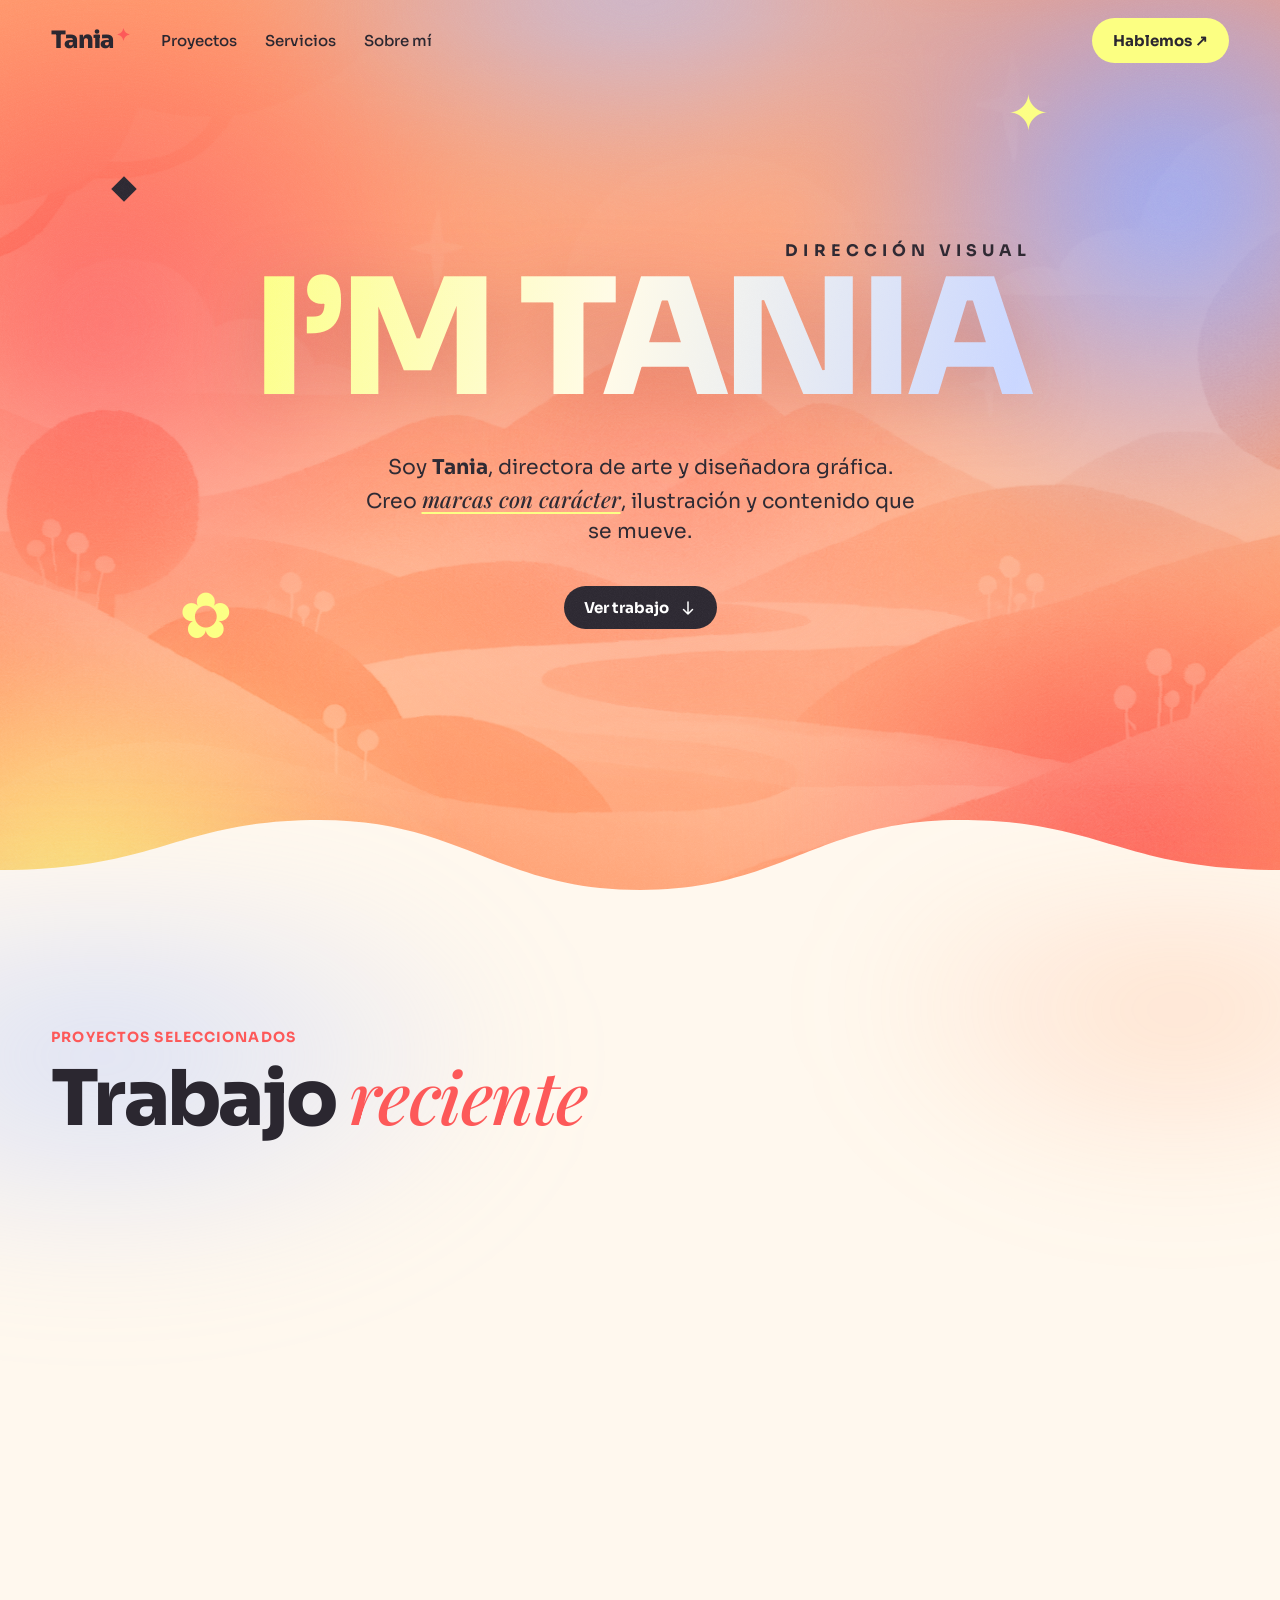
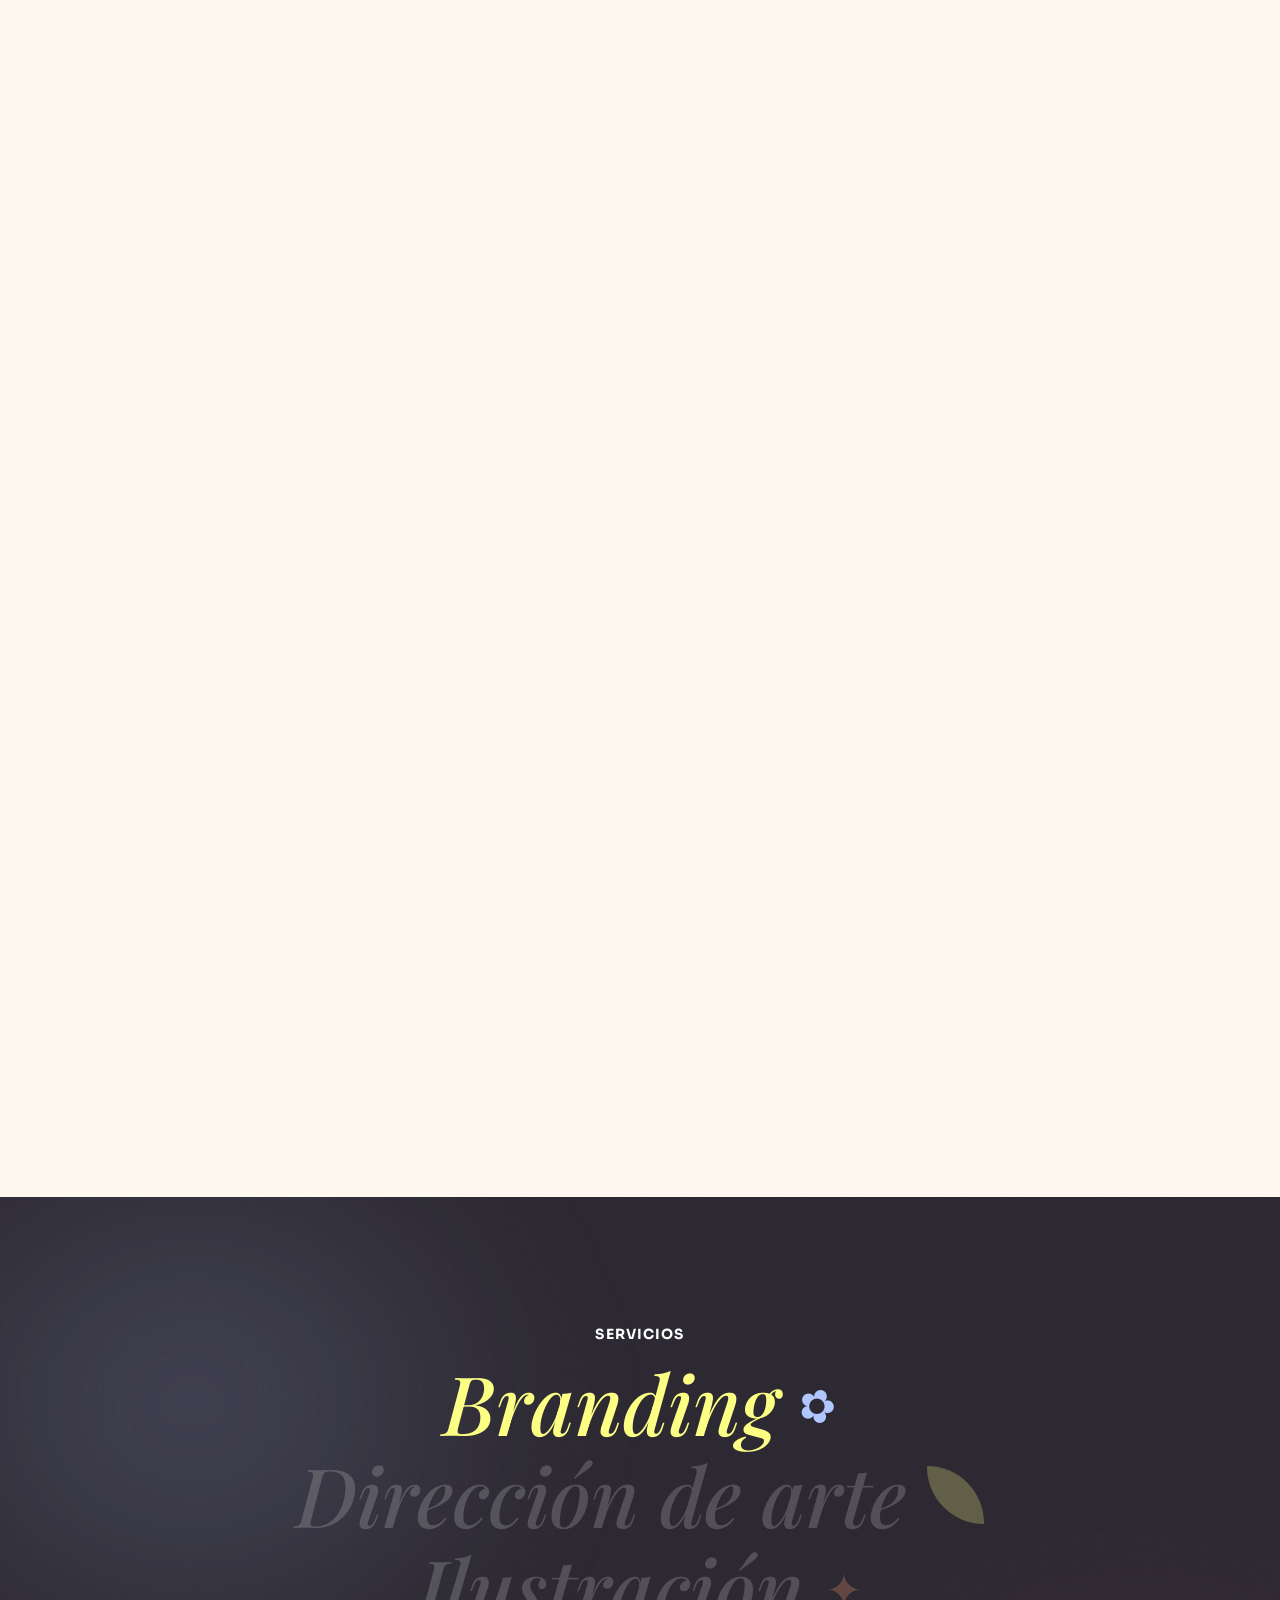
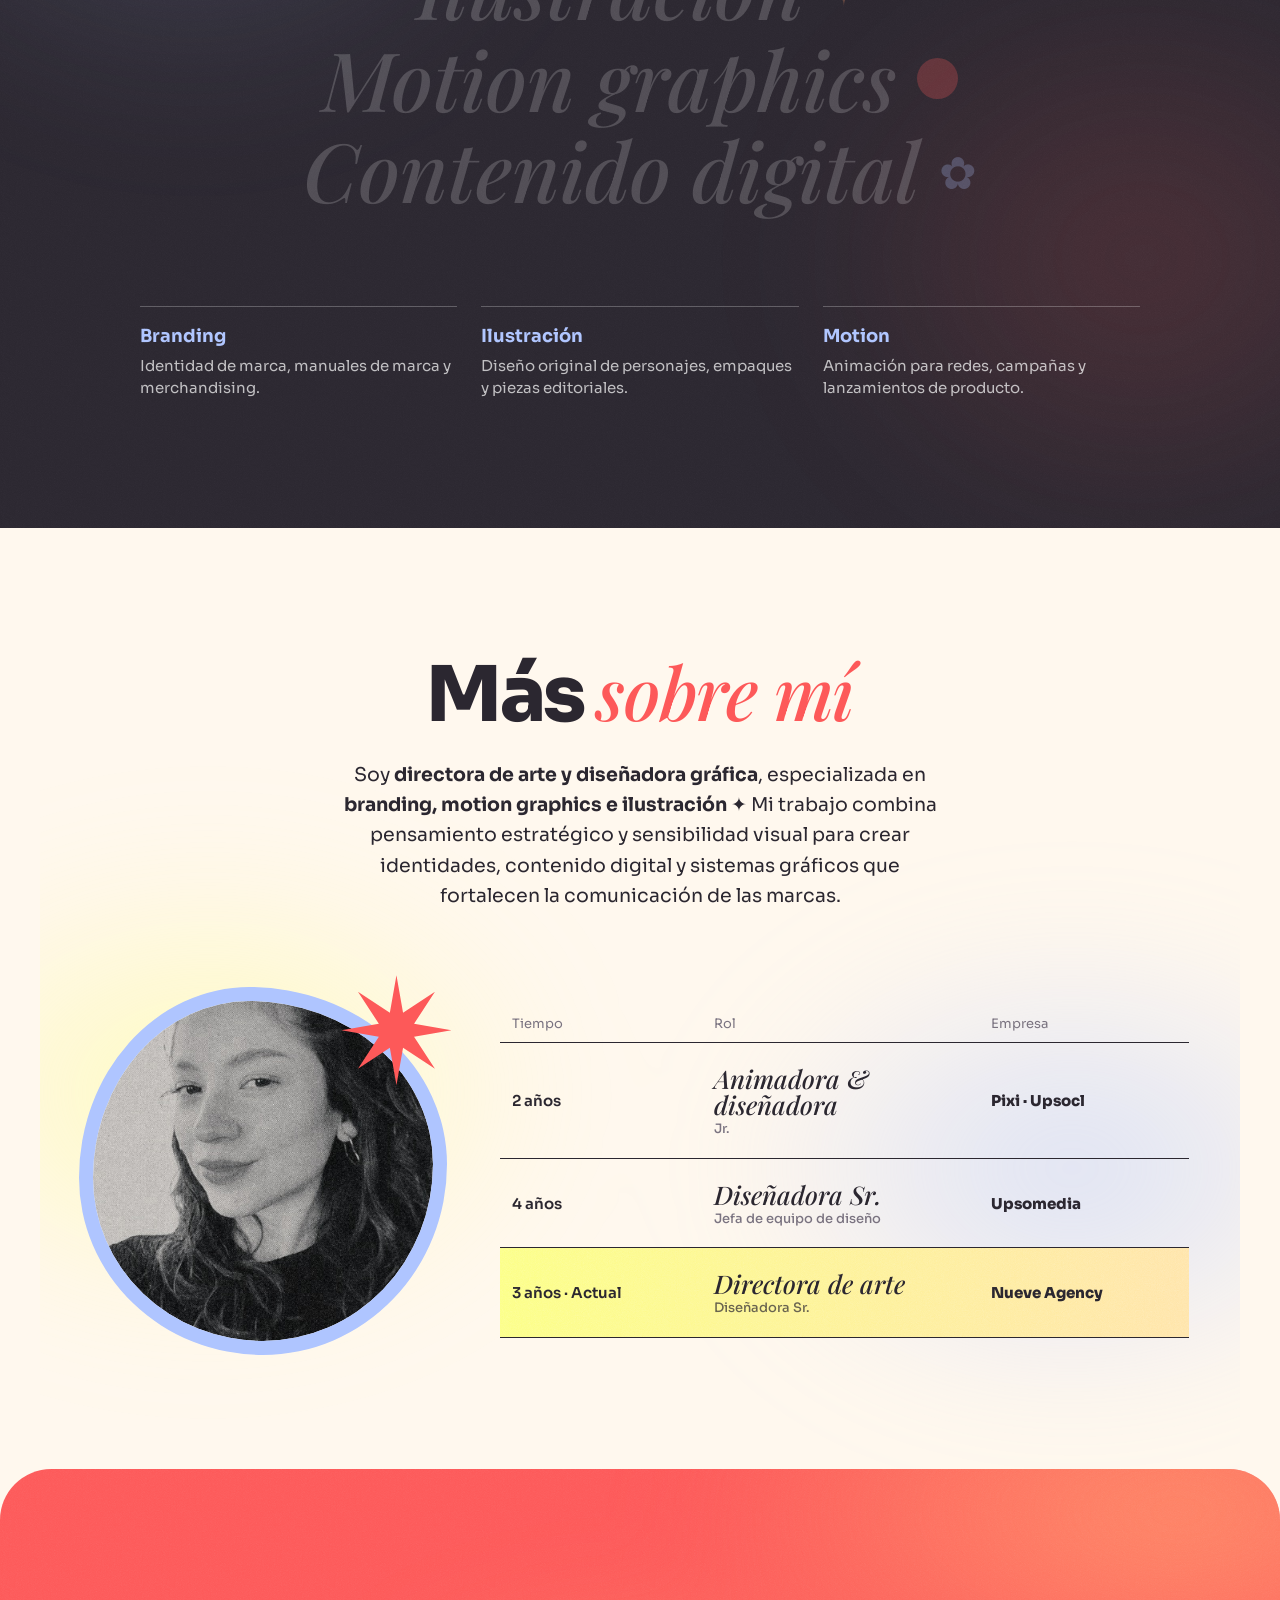
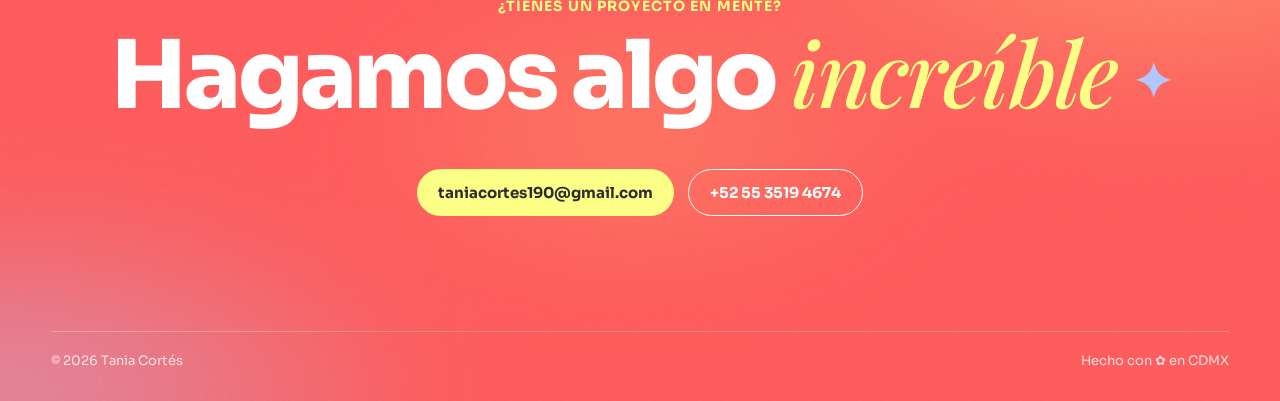
<file: index.html>
<!doctype html>
<html lang="es">
<head>
  <meta charset="utf-8">
  <meta name="viewport" content="width=device-width, initial-scale=1">
  <title>Tania Cortés · Diseño gráfico y dirección creativa</title>
  <meta name="description" content="Portafolio de Tania Cortés: directora de arte y diseñadora gráfica especializada en branding, ilustración y motion graphics. CDMX.">
  <link rel="preconnect" href="https://fonts.googleapis.com">
  <link rel="preconnect" href="https://fonts.gstatic.com" crossorigin>
  <link href="https://fonts.googleapis.com/css2?family=Sora:wght@300..800&family=Playfair+Display:ital,wght@0,400..700;1,400..700&display=swap" rel="stylesheet">
  <link rel="stylesheet" href="styles.css">
</head>
<body>

  <!-- NAV -->
  <header class="nav">
    <a href="#inicio" class="nav__logo">Tania<span class="nav__dot">✦</span></a>
    <nav class="nav__links">
      <a href="#proyectos">Proyectos</a>
      <a href="#servicios">Servicios</a>
      <a href="#sobre-mi">Sobre mí</a>
    </nav>
    <a href="mailto:taniacortes190@gmail.com" class="btn btn--lime nav__cta">Hablemos ↗</a>
    <button class="nav__burger" aria-label="Abrir menú"><span></span><span></span></button>
  </header>

  <div class="menu" aria-hidden="true">
    <a href="#proyectos">Proyectos</a>
    <a href="#servicios">Servicios</a>
    <a href="#sobre-mi">Sobre <em>mí</em></a>
    <a href="#contacto">Contacto</a>
  </div>

  <!-- HERO -->
  <section class="hero" id="inicio">
    <!-- Filtro de "brisa": ondula suavemente la ilustración -->
    <svg class="sr-only" aria-hidden="true" focusable="false">
      <filter id="brisa" x="-5%" y="-5%" width="110%" height="110%">
        <feTurbulence type="fractalNoise" baseFrequency="0.006 0.012" numOctaves="2" seed="4" result="ruido">
          <animate attributeName="baseFrequency" dur="14s" repeatCount="indefinite"
                   values="0.006 0.012; 0.008 0.016; 0.006 0.012"/>
        </feTurbulence>
        <feDisplacementMap in="SourceGraphic" in2="ruido" scale="10" xChannelSelector="R" yChannelSelector="G"/>
      </filter>
    </svg>
    <div class="hero__scene" aria-hidden="true"><div class="hero__scene-img"></div></div>
    <canvas class="hero__wind" aria-hidden="true"></canvas>
    <div class="hero__shapes" aria-hidden="true">
      <span class="shape shape--half"></span>
      <span class="shape shape--flower">✿</span>
      <span class="shape shape--circle"></span>
      <span class="shape shape--diamond"></span>
      <span class="shape shape--star">✦</span>
      <span class="shape shape--blob"></span>
    </div>

    <div class="hero__lockup">
      <p class="hero__subtitle">Dirección visual</p>
      <h1 class="hero__title">
        <span class="hero__hola">I’m Tania</span>
      </h1>
    </div>
    <p class="hero__lead">
      Soy <strong>Tania</strong>, directora de arte y diseñadora gráfica.
      Creo <em>marcas con carácter</em>, ilustración y contenido que se mueve.
    </p>
    <a href="#proyectos" class="hero__scroll" aria-label="Ver proyectos">
      <span>Ver trabajo</span>
      <svg viewBox="0 0 24 24" width="18" height="18"><path d="M12 4v16m0 0-6-6m6 6 6-6" fill="none" stroke="currentColor" stroke-width="2" stroke-linecap="round" stroke-linejoin="round"/></svg>
    </a>
  </section>

  <!-- PROYECTOS -->
  <section class="work" id="proyectos">
    <div class="section-head">
      <p class="eyebrow">Proyectos seleccionados</p>
      <h2 class="section-title">Trabajo <em>reciente</em></h2>
    </div>

    <div class="work__grid">
      <article class="card card--tall" data-project="gud">
        <img src="img/gud-drink.jpg" alt="Bebida GÜD con stickers de la marca">
        <div class="card__info">
          <h3>GÜD <em>bebida vegetal</em></h3>
          <span class="pill pill--lime">Dirección de arte · Ilustración · Motion</span>
        </div>
        <span class="card__arrow">↗</span>
      </article>

      <article class="card card--offset" data-project="smirnoff">
        <img src="img/smirnoff-main.jpg" alt="Ilustración El Diablito para Smirnoff">
        <div class="card__info">
          <h3>Smirnoff <em>El Diablito</em></h3>
          <span class="pill pill--pink">Ilustración · Packaging</span>
        </div>
        <span class="card__arrow">↗</span>
      </article>

      <article class="card card--wide" data-project="nodo">
        <img src="img/nodo-frutero.jpg" alt="Ilustración de frutero para Nodo">
        <div class="card__info">
          <h3>Nodo <em>punto de conexión</em></h3>
          <span class="pill pill--white">Identidad · Póster · Ilustración</span>
        </div>
        <span class="card__arrow">↗</span>
      </article>

      <article class="card card--full" data-project="loteria">
        <img src="img/gud-loteria.jpg" alt="Lotería GÜD Sabores de México">
        <div class="card__info">
          <h3>Lotería GÜD <em>sabores de México</em></h3>
          <span class="pill pill--lime">Ilustración · Merchandising</span>
        </div>
        <span class="card__arrow">↗</span>
      </article>
    </div>
  </section>

  <!-- SERVICIOS -->
  <section class="services" id="servicios">
    <p class="eyebrow eyebrow--light">Servicios</p>
    <ul class="services__list">
      <li><span>Branding</span><i class="ico ico--flower">✿</i></li>
      <li><span>Dirección de arte</span><i class="ico ico--leaf"></i></li>
      <li><span>Ilustración</span><i class="ico ico--star">✦</i></li>
      <li><span>Motion graphics</span><i class="ico ico--dot"></i></li>
      <li><span>Contenido digital</span><i class="ico ico--flower">✿</i></li>
    </ul>
    <div class="services__detail">
      <div>
        <h4>Branding</h4>
        <p>Identidad de marca, manuales de marca y merchandising.</p>
      </div>
      <div>
        <h4>Ilustración</h4>
        <p>Diseño original de personajes, empaques y piezas editoriales.</p>
      </div>
      <div>
        <h4>Motion</h4>
        <p>Animación para redes, campañas y lanzamientos de producto.</p>
      </div>
    </div>
  </section>

  <!-- SOBRE MÍ -->
  <section class="about" id="sobre-mi">
    <h2 class="section-title section-title--center">Más <em>sobre mí</em></h2>
    <p class="about__intro">
      Soy <strong>directora de arte y diseñadora gráfica</strong>, especializada en
      <strong>branding, motion graphics e ilustración</strong> ✦
      Mi trabajo combina pensamiento estratégico y sensibilidad visual para crear identidades,
      contenido digital y sistemas gráficos que fortalecen la comunicación de las marcas.
    </p>

    <div class="about__grid">
      <div class="about__photo">
        <span class="about__burst" aria-hidden="true"></span>
        <div class="about__frame"><img src="img/retrato.jpg" alt="Retrato de Tania"></div>
      </div>

      <div class="timeline">
        <div class="timeline__row timeline__row--head">
          <span>Tiempo</span><span>Rol</span><span>Empresa</span>
        </div>
        <div class="timeline__row">
          <span class="t-time">2 años</span>
          <span class="t-role">Animadora &amp; diseñadora<small>Jr.</small></span>
          <span class="t-co">Pixi · Upsocl</span>
        </div>
        <div class="timeline__row">
          <span class="t-time">4 años</span>
          <span class="t-role">Diseñadora Sr.<small>Jefa de equipo de diseño</small></span>
          <span class="t-co">Upsomedia</span>
        </div>
        <div class="timeline__row timeline__row--now">
          <span class="t-time">3 años · Actual</span>
          <span class="t-role">Directora de arte<small>Diseñadora Sr.</small></span>
          <span class="t-co">Nueve Agency</span>
        </div>
      </div>
    </div>
  </section>

  <!-- CONTACTO -->
  <footer class="contact" id="contacto">
    <p class="eyebrow eyebrow--light">¿Tienes un proyecto en mente?</p>
    <a class="contact__big" href="mailto:taniacortes190@gmail.com">
      Hagamos algo <em>increíble</em> <span class="contact__star">✦</span>
    </a>
    <div class="contact__row">
      <a href="mailto:taniacortes190@gmail.com" class="btn btn--lime">taniacortes190@gmail.com</a>
      <a href="tel:+525535194674" class="btn btn--ghost">+52 55 3519 4674</a>
    </div>
    <div class="contact__foot">
      <span>© 2026 Tania Cortés</span>
      <span>Hecho con ✿ en CDMX</span>
    </div>
  </footer>

  <!-- PANEL DE PROYECTO -->
  <div class="panel" aria-hidden="true" role="dialog" aria-modal="true">
    <div class="panel__inner">
      <button class="panel__close" aria-label="Cerrar">✕</button>
      <div class="panel__content"></div>
    </div>
  </div>

  <script src="main.js"></script>
</body>
</html>
</file>
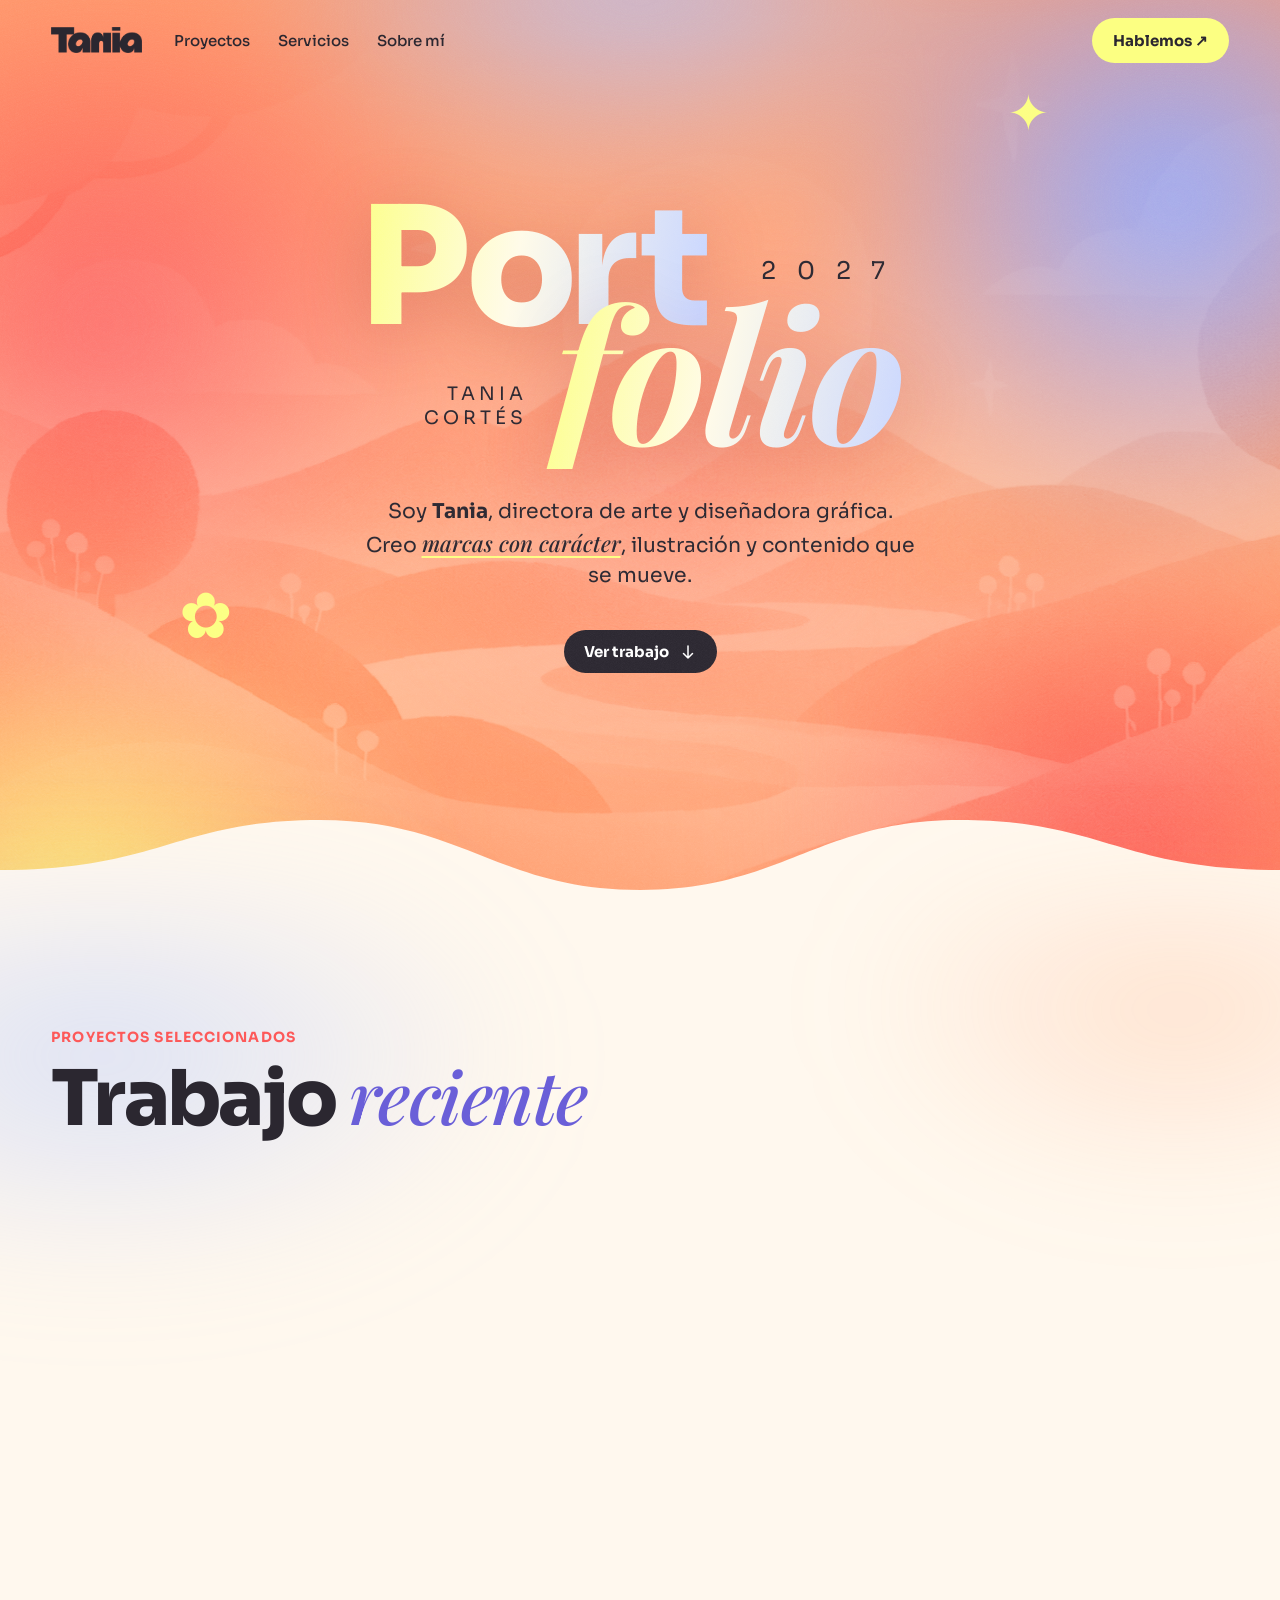
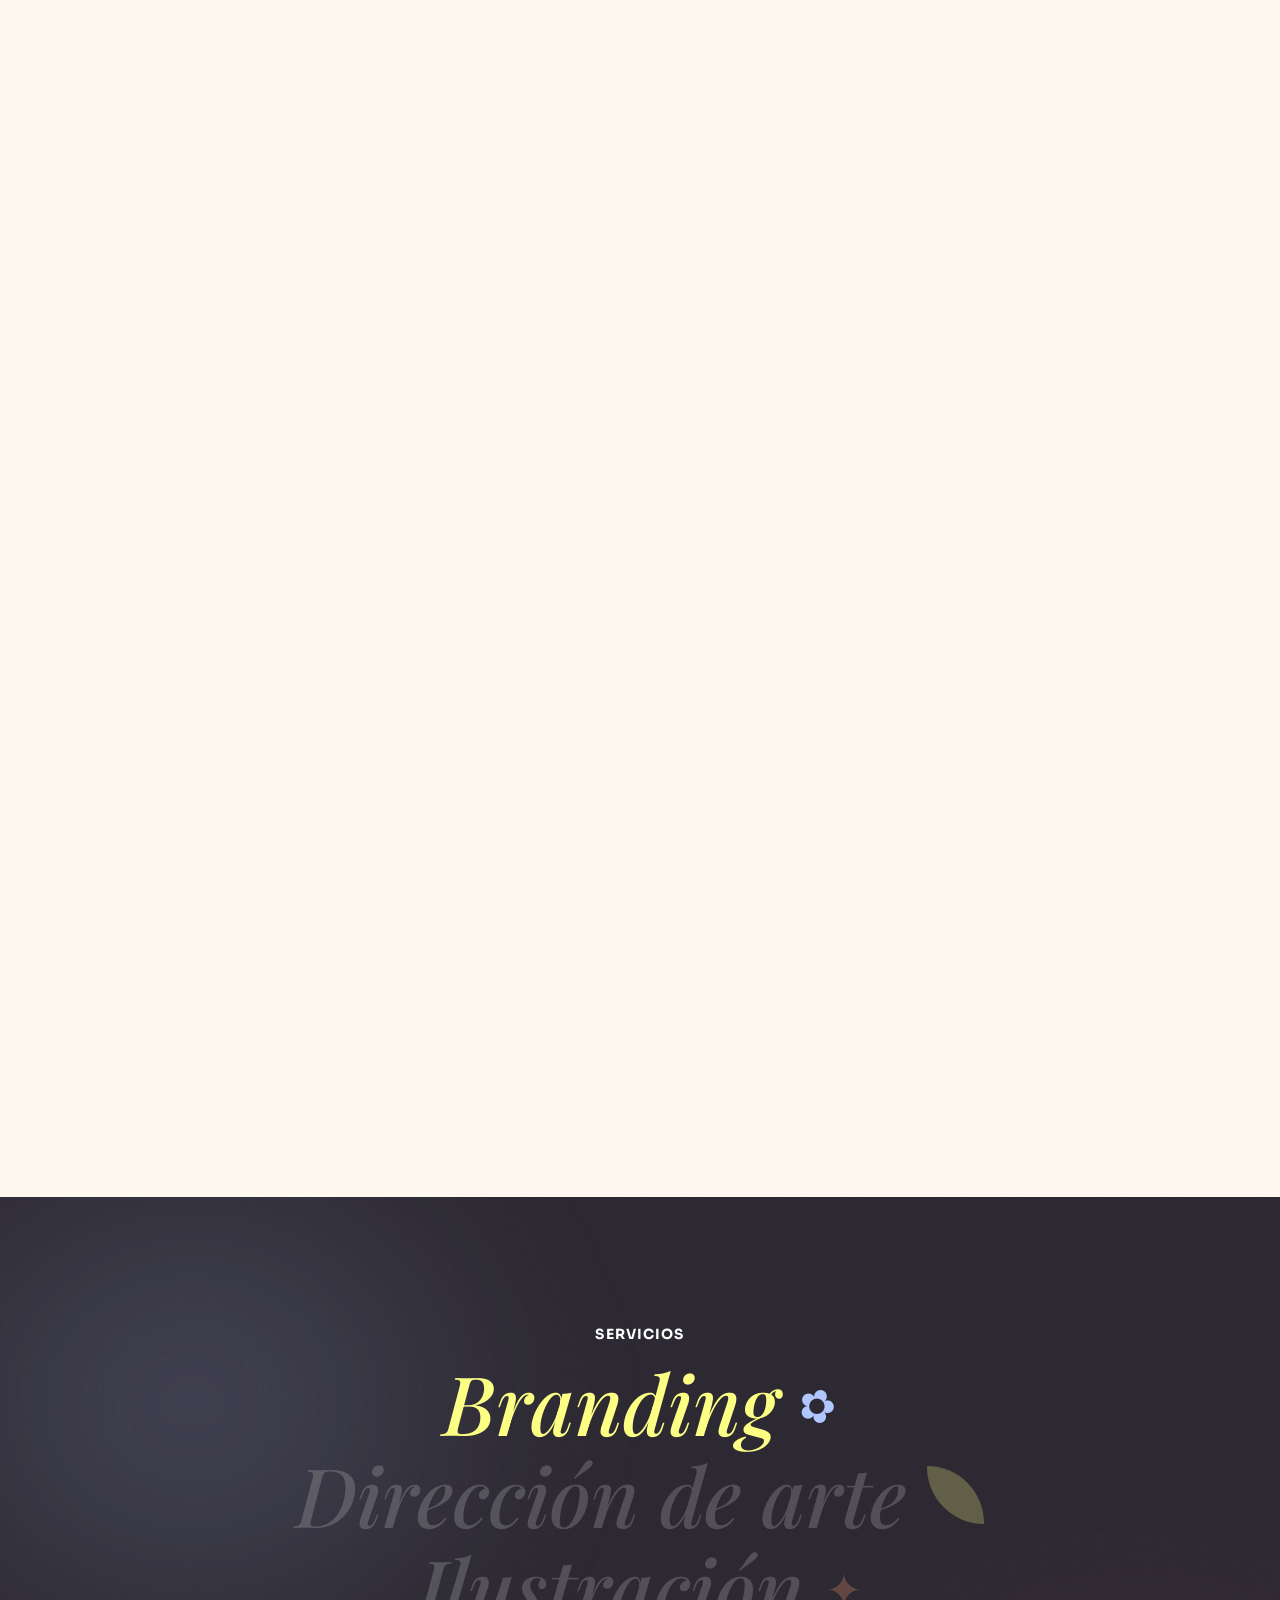
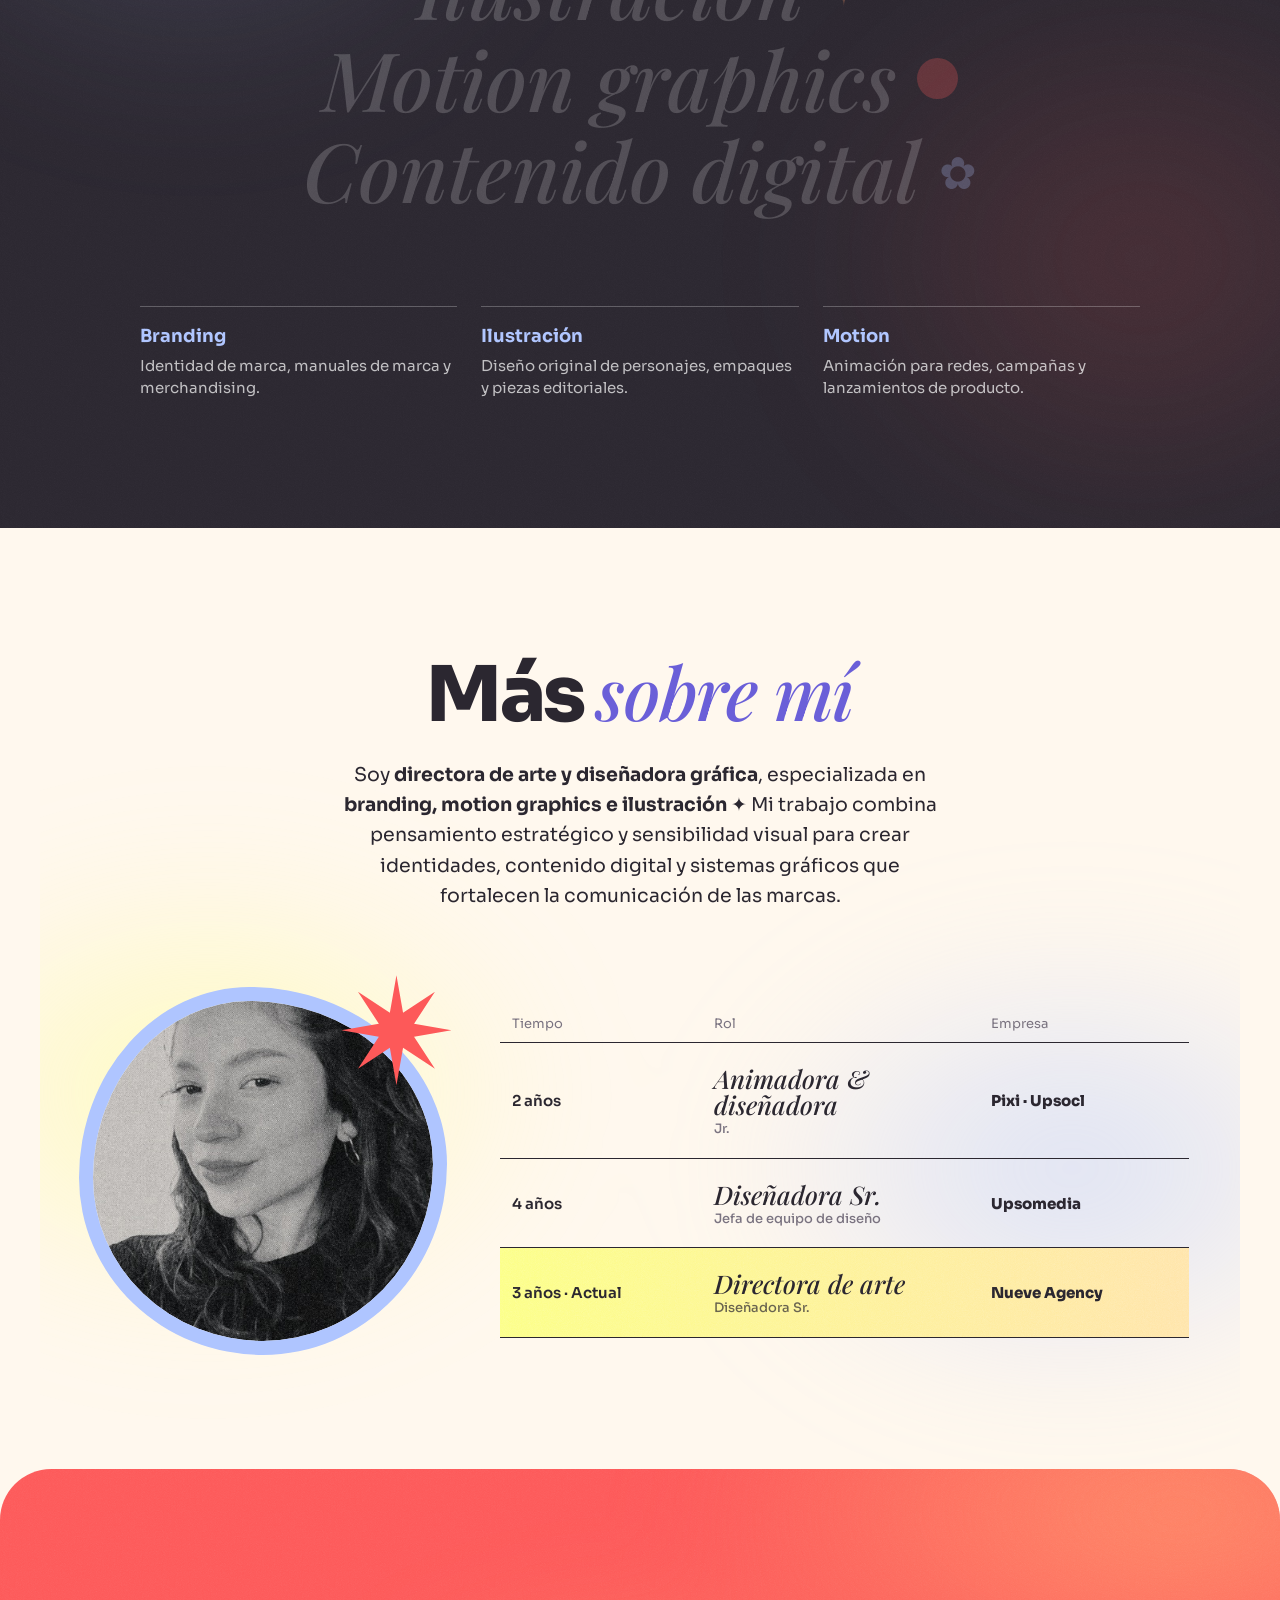
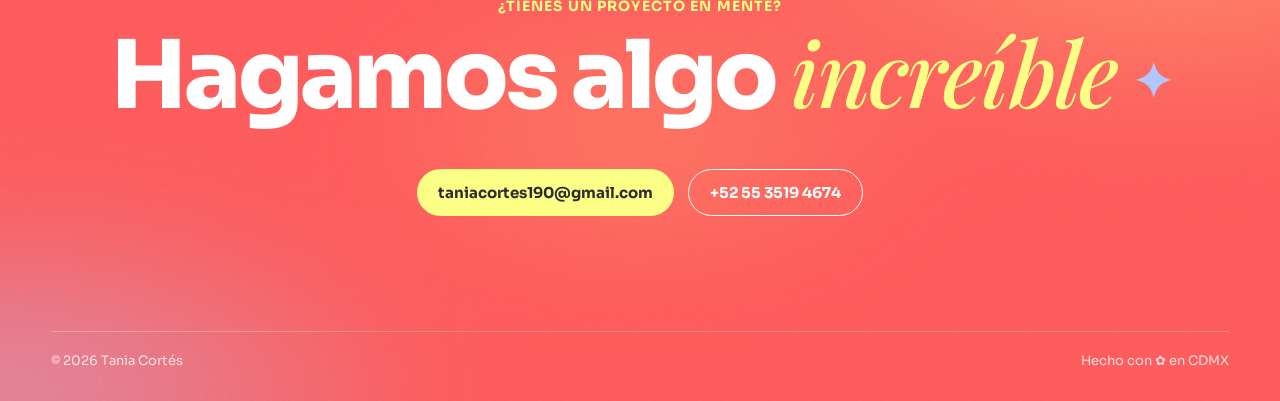
<file: docs/index.html>
<!doctype html>
<html lang="es">
<head>
  <meta charset="utf-8">
  <meta name="viewport" content="width=device-width, initial-scale=1">
  <title>Tania Cortés · Diseño gráfico y dirección creativa</title>
  <meta name="description" content="Portafolio de Tania Cortés: directora de arte y diseñadora gráfica especializada en branding, ilustración y motion graphics. CDMX.">
  <link rel="preconnect" href="https://fonts.googleapis.com">
  <link rel="preconnect" href="https://fonts.gstatic.com" crossorigin>
  <link href="https://fonts.googleapis.com/css2?family=Sora:wght@300..800&family=Playfair+Display:ital,wght@0,400..700;1,400..700&display=swap" rel="stylesheet">
  <link rel="stylesheet" href="styles.css">
</head>
<body>

  <!-- NAV -->
  <header class="nav">
    <a href="#inicio" class="nav__logo" aria-label="Tania · inicio"><span class="nav__logo-img" aria-hidden="true"></span></a>
    <nav class="nav__links">
      <a href="#proyectos">Proyectos</a>
      <a href="#servicios">Servicios</a>
      <a href="#sobre-mi">Sobre mí</a>
    </nav>
    <a href="mailto:taniacortes190@gmail.com" class="btn btn--lime nav__cta">Hablemos ↗</a>
    <button class="nav__burger" aria-label="Abrir menú"><span></span><span></span></button>
  </header>

  <div class="menu" aria-hidden="true">
    <a href="#proyectos">Proyectos</a>
    <a href="#servicios">Servicios</a>
    <a href="#sobre-mi">Sobre <em>mí</em></a>
    <a href="#contacto">Contacto</a>
  </div>

  <!-- HERO -->
  <section class="hero" id="inicio">
    <!-- Filtro de "brisa": ondula suavemente la ilustración -->
    <svg class="sr-only" aria-hidden="true" focusable="false">
      <filter id="brisa" x="-5%" y="-5%" width="110%" height="110%">
        <feTurbulence type="fractalNoise" baseFrequency="0.006 0.012" numOctaves="2" seed="4" result="ruido">
          <animate attributeName="baseFrequency" dur="14s" repeatCount="indefinite"
                   values="0.006 0.012; 0.008 0.016; 0.006 0.012"/>
        </feTurbulence>
        <feDisplacementMap in="SourceGraphic" in2="ruido" scale="10" xChannelSelector="R" yChannelSelector="G"/>
      </filter>
    </svg>
    <div class="hero__scene" aria-hidden="true"><div class="hero__scene-img"></div></div>
    <canvas class="hero__wind" aria-hidden="true"></canvas>
    <div class="hero__shapes" aria-hidden="true">
      <span class="shape shape--half"></span>
      <span class="shape shape--flower">✿</span>
      <span class="shape shape--circle"></span>
      <span class="shape shape--star">✦</span>
      <span class="shape shape--blob"></span>
    </div>

    <div class="hero__lockup hero__lockup--port">
      <h1 class="hero__title" aria-label="Portfolio">
        <span class="hero__hola" aria-hidden="true">P<span class="hero__kern-o">o</span><span class="hero__kern-r">r</span>t</span>
        <span class="hero__hola hero__folio" aria-hidden="true">folio</span>
      </h1>
      <p class="hero__year">2027</p>
      <p class="hero__name">Tania<br>Cortés</p>
    </div>
    <p class="hero__lead">
      Soy <strong>Tania</strong>, directora de arte y diseñadora gráfica.
      Creo <em>marcas con carácter</em>, ilustración y contenido que se mueve.
    </p>
    <a href="#proyectos" class="hero__scroll" aria-label="Ver proyectos">
      <span>Ver trabajo</span>
      <svg viewBox="0 0 24 24" width="18" height="18"><path d="M12 4v16m0 0-6-6m6 6 6-6" fill="none" stroke="currentColor" stroke-width="2" stroke-linecap="round" stroke-linejoin="round"/></svg>
    </a>
  </section>

  <!-- PROYECTOS -->
  <section class="work" id="proyectos">
    <div class="section-head">
      <p class="eyebrow">Proyectos seleccionados</p>
      <h2 class="section-title">Trabajo <em>reciente</em></h2>
    </div>

    <div class="work__grid">
      <article class="card card--tall" data-project="gud">
        <img src="img/gud-drink.jpg" alt="Bebida GÜD con stickers de la marca">
        <div class="card__info">
          <h3>GÜD <em>bebida vegetal</em></h3>
          <span class="pill pill--lime">Dirección de arte · Ilustración · Motion</span>
        </div>
        <span class="card__arrow">↗</span>
      </article>

      <article class="card card--offset" data-project="smirnoff">
        <img src="img/smirnoff-main.jpg" alt="Ilustración El Diablito para Smirnoff">
        <div class="card__info">
          <h3>Smirnoff <em>El Diablito</em></h3>
          <span class="pill pill--pink">Ilustración · Packaging</span>
        </div>
        <span class="card__arrow">↗</span>
      </article>

      <article class="card card--wide" data-project="nodo">
        <img src="img/nodo-frutero.jpg" alt="Ilustración de frutero para Nodo">
        <div class="card__info">
          <h3>Nodo <em>punto de conexión</em></h3>
          <span class="pill pill--white">Identidad · Póster · Ilustración</span>
        </div>
        <span class="card__arrow">↗</span>
      </article>

      <article class="card card--full" data-project="loteria">
        <img src="img/gud-loteria.jpg" alt="Lotería GÜD Sabores de México">
        <div class="card__info">
          <h3>Lotería GÜD <em>sabores de México</em></h3>
          <span class="pill pill--lime">Ilustración · Merchandising</span>
        </div>
        <span class="card__arrow">↗</span>
      </article>
    </div>
  </section>

  <!-- SERVICIOS -->
  <section class="services" id="servicios">
    <p class="eyebrow eyebrow--light">Servicios</p>
    <ul class="services__list">
      <li><span>Branding</span><i class="ico ico--flower">✿</i></li>
      <li><span>Dirección de arte</span><i class="ico ico--leaf"></i></li>
      <li><span>Ilustración</span><i class="ico ico--star">✦</i></li>
      <li><span>Motion graphics</span><i class="ico ico--dot"></i></li>
      <li><span>Contenido digital</span><i class="ico ico--flower">✿</i></li>
    </ul>
    <div class="services__detail">
      <div>
        <h4>Branding</h4>
        <p>Identidad de marca, manuales de marca y merchandising.</p>
      </div>
      <div>
        <h4>Ilustración</h4>
        <p>Diseño original de personajes, empaques y piezas editoriales.</p>
      </div>
      <div>
        <h4>Motion</h4>
        <p>Animación para redes, campañas y lanzamientos de producto.</p>
      </div>
    </div>
  </section>

  <!-- SOBRE MÍ -->
  <section class="about" id="sobre-mi">
    <h2 class="section-title section-title--center">Más <em>sobre mí</em></h2>
    <p class="about__intro">
      Soy <strong>directora de arte y diseñadora gráfica</strong>, especializada en
      <strong>branding, motion graphics e ilustración</strong> ✦
      Mi trabajo combina pensamiento estratégico y sensibilidad visual para crear identidades,
      contenido digital y sistemas gráficos que fortalecen la comunicación de las marcas.
    </p>

    <div class="about__grid">
      <div class="about__photo">
        <span class="about__burst" aria-hidden="true"></span>
        <div class="about__frame"><img src="img/retrato.jpg" alt="Retrato de Tania"></div>
      </div>

      <div class="timeline">
        <div class="timeline__row timeline__row--head">
          <span>Tiempo</span><span>Rol</span><span>Empresa</span>
        </div>
        <div class="timeline__row">
          <span class="t-time">2 años</span>
          <span class="t-role">Animadora &amp; diseñadora<small>Jr.</small></span>
          <span class="t-co">Pixi · Upsocl</span>
        </div>
        <div class="timeline__row">
          <span class="t-time">4 años</span>
          <span class="t-role">Diseñadora Sr.<small>Jefa de equipo de diseño</small></span>
          <span class="t-co">Upsomedia</span>
        </div>
        <div class="timeline__row timeline__row--now">
          <span class="t-time">3 años · Actual</span>
          <span class="t-role">Directora de arte<small>Diseñadora Sr.</small></span>
          <span class="t-co">Nueve Agency</span>
        </div>
      </div>
    </div>
  </section>

  <!-- CONTACTO -->
  <footer class="contact" id="contacto">
    <p class="eyebrow eyebrow--light">¿Tienes un proyecto en mente?</p>
    <a class="contact__big" href="mailto:taniacortes190@gmail.com">
      Hagamos algo <em>increíble</em> <span class="contact__star">✦</span>
    </a>
    <div class="contact__row">
      <a href="mailto:taniacortes190@gmail.com" class="btn btn--lime">taniacortes190@gmail.com</a>
      <a href="tel:+525535194674" class="btn btn--ghost">+52 55 3519 4674</a>
    </div>
    <div class="contact__foot">
      <span>© 2026 Tania Cortés</span>
      <span>Hecho con ✿ en CDMX</span>
    </div>
  </footer>

  <!-- PANEL DE PROYECTO -->
  <div class="panel" aria-hidden="true" role="dialog" aria-modal="true">
    <div class="panel__inner">
      <button class="panel__close" aria-label="Cerrar">✕</button>
      <div class="panel__content"></div>
    </div>
  </div>

  <script src="main.js"></script>
</body>
</html>
</file>
<file: styles.css>
:root {
  /* Paleta de Tania */
  --peri: #afc5ff;      /* Periwinkle */
  --lemon: #fcff82;     /* Lemon */
  --canta: #ff9c6d;     /* Cantaloupe */
  --melon: #fd5959;     /* Watermelon */

  /* Alias usados en el sitio */
  --blue: var(--melon);
  --blue-soft: var(--peri);
  --lime: var(--lemon);
  --pink: var(--canta);
  --ink: #2b2730;
  --grey: #7a7380;
  --pale: #fff8ee;
  --white: #ffffff;

  --sans: "Sora", "Helvetica Neue", Arial, sans-serif;
  --serif: "Playfair Display", Georgia, serif;

  --radius: 28px;
  --gutter: clamp(16px, 4vw, 56px);
}

*, *::before, *::after { box-sizing: border-box; }
html { scroll-behavior: smooth; }
body {
  margin: 0;
  font-family: var(--sans);
  color: var(--ink);
  background: var(--pale);
  -webkit-font-smoothing: antialiased;
  overflow-x: hidden;
}
img { display: block; max-width: 100%; }
a { color: inherit; text-decoration: none; }
em { font-family: var(--serif); font-style: italic; font-weight: 400; }

/* ---------- Botones / pills ---------- */
.btn {
  display: inline-flex; align-items: center; gap: .5em;
  padding: .85em 1.4em; border-radius: 999px;
  font-weight: 600; font-size: 15px;
  transition: transform .25s ease, background .25s ease;
}
.btn:hover { transform: translateY(-2px); }
.btn--lime { background: var(--lime); color: var(--ink); }
.btn--ghost { border: 1.5px solid currentColor; }

.pill {
  display: inline-block; padding: .45em 1em; border-radius: 999px;
  font-size: 13px; font-weight: 500; color: var(--ink);
}
.pill--lime { background: var(--lime); }
.pill--pink { background: var(--pink); }
.pill--white { background: var(--white); }

.eyebrow {
  margin: 0 0 14px; font-size: 14px; font-weight: 700;
  letter-spacing: .08em; text-transform: uppercase;
}
.eyebrow--light { color: var(--white); }

.section-title {
  margin: 0; font-weight: 800; letter-spacing: -0.03em;
  font-size: clamp(44px, 7vw, 96px); line-height: .95;
}
.section-title em { font-size: 1.05em; letter-spacing: -0.01em; }
.section-title--center { text-align: center; }

/* ---------- NAV ---------- */
.nav {
  position: fixed; inset: 0 0 auto 0; z-index: 50;
  display: flex; align-items: center; gap: 32px;
  padding: 18px var(--gutter);
  color: var(--ink);
  transition: background .3s ease, color .3s ease, box-shadow .3s ease;
}
.nav.is-scrolled {
  background: rgba(255, 248, 238, .88);
  backdrop-filter: blur(14px);
  -webkit-backdrop-filter: blur(14px);
  color: var(--ink);
}
.nav__logo { font-weight: 800; font-size: 24px; letter-spacing: -0.03em; }
.nav__dot { color: var(--melon); margin-left: 2px; font-size: .7em; vertical-align: top; }
.nav.is-scrolled .nav__dot { color: var(--blue); }
.nav__links { display: flex; gap: 28px; font-size: 15px; font-weight: 500; }
.nav__links a { position: relative; }
.nav__links a::after {
  content: ""; position: absolute; left: 0; bottom: -4px; height: 1.5px; width: 100%;
  background: currentColor; transform: scaleX(0); transform-origin: left; transition: transform .3s ease;
}
.nav__links a:hover::after { transform: scaleX(1); }
.nav__cta { margin-left: auto; }
.nav__burger {
  display: none; margin-left: auto; width: 46px; height: 46px; border: 0; border-radius: 14px;
  background: var(--blue); cursor: pointer; flex-direction: column; justify-content: center; align-items: center; gap: 6px;
}
.nav__burger span { width: 18px; height: 2px; background: var(--lemon); border-radius: 2px; transition: transform .3s; }
.nav__burger span:last-child { width: 12px; margin-left: 6px; }
body.menu-open .nav__burger span:first-child { transform: translateY(4px) rotate(45deg); }
body.menu-open .nav__burger span:last-child { width: 18px; margin-left: 0; transform: translateY(-4px) rotate(-45deg); }

.menu {
  position: fixed; inset: 0; z-index: 40; background: var(--blue);
  display: flex; flex-direction: column; justify-content: center; gap: 10px;
  padding: var(--gutter); color: var(--white);
  font-size: clamp(44px, 12vw, 80px); font-weight: 800; letter-spacing: -0.03em;
  opacity: 0; pointer-events: none; transition: opacity .35s ease;
}
body.menu-open .menu { opacity: 1; pointer-events: auto; }
body.menu-open .nav { color: var(--white); background: transparent; backdrop-filter: none; }

/* ---------- HERO ---------- */
.hero {
  position: relative; min-height: 100vh; min-height: 100svh;
  background: var(--peri); color: var(--ink);
  display: flex; flex-direction: column; justify-content: center; align-items: center;
  text-align: center; padding: 120px var(--gutter) 80px; overflow: hidden;
}
.hero__kicker { margin: 0 0 8px; font-size: 15px; font-weight: 500; opacity: .85; position: relative; z-index: 2; }
.hero__title { margin: 0; position: relative; z-index: 2; }
.hero__hola {
  display: block; font-weight: 900; font-stretch: 125%; letter-spacing: -0.04em; line-height: .85;
  font-size: clamp(84px, 19vw, 300px); color: var(--melon);
}
.hero__lead {
  max-width: 560px; margin: 28px auto 0; font-size: clamp(17px, 1.6vw, 21px); line-height: 1.45;
  position: relative; z-index: 2;
}
.hero__lead em { font-size: 1.2em; color: var(--melon); }
.hero__scroll {
  margin-top: 40px; display: inline-flex; align-items: center; gap: 10px;
  padding: 12px 20px; border-radius: 999px; background: var(--ink); color: var(--white);
  font-weight: 600; font-size: 15px; position: relative; z-index: 2;
  transition: background .25s, color .25s;
}
.hero__scroll:hover { background: var(--lime); color: var(--ink); }
.hero__scroll svg { animation: bob 1.6s ease-in-out infinite; }
@keyframes bob { 50% { transform: translateY(3px); } }

.hero__shapes { position: absolute; inset: 0; pointer-events: none; }
.shape { position: absolute; display: block; will-change: transform; }
.shape--half {
  width: clamp(140px, 18vw, 260px); aspect-ratio: 1; border-radius: 50%;
  background: var(--lime); left: -6%; top: 30%;
  clip-path: inset(0 0 0 50%); transform: rotate(-25deg);
}
.shape--flower { color: var(--melon); font-size: clamp(40px, 5vw, 70px); left: 14%; top: 64%; }
.shape--circle {
  width: clamp(120px, 16vw, 230px); aspect-ratio: 1; border-radius: 50%;
  background: var(--canta); right: -4%; top: 48%;
}
.shape--diamond { width: 18px; height: 18px; background: var(--ink); left: 22%; top: 24%; transform: rotate(45deg); }
.shape--star { color: var(--white); font-size: clamp(36px, 4vw, 60px); right: 18%; top: 20%; }
.shape--blob {
  width: clamp(90px, 10vw, 150px); aspect-ratio: 1; background: var(--lemon);
  border-radius: 62% 38% 46% 54% / 55% 44% 56% 45%; right: 26%; bottom: 8%; opacity: .9;
}

/* ---------- MARQUEE ---------- */
.marquee { background: var(--lime); overflow: hidden; padding: 18px 0; border-block: 1.5px solid var(--ink); }
.marquee__track {
  display: flex; gap: 32px; align-items: center; width: max-content;
  font-size: clamp(26px, 3.4vw, 44px); font-weight: 800; letter-spacing: -0.02em; white-space: nowrap;
  animation: marquee 28s linear infinite;
}
.marquee__track .serif { font-family: var(--serif); font-style: italic; font-weight: 400; }
.marquee__track i { font-style: normal; color: var(--melon); font-size: .8em; }
@keyframes marquee { to { transform: translateX(-50%); } }

/* ---------- WORK ---------- */
.work { padding: clamp(80px, 10vw, 140px) var(--gutter); max-width: 1320px; margin: 0 auto; }
.section-head { margin-bottom: clamp(40px, 6vw, 72px); }
.section-head .eyebrow { color: var(--blue); }

.work__grid {
  display: grid; grid-template-columns: repeat(12, 1fr); gap: clamp(16px, 2.4vw, 32px);
}
.card {
  position: relative; border-radius: var(--radius); overflow: hidden; cursor: pointer;
  background: var(--blue-soft); min-height: 420px; isolation: isolate;
  grid-column: span 6;
  transform: translateY(40px); opacity: 0;
  transition: transform .8s cubic-bezier(.2,.7,.2,1), opacity .8s ease;
}
.card.is-in { transform: none; opacity: 1; }
.card--tall { grid-row: span 2; min-height: 760px; }
.card--offset { margin-top: 0; }
.card--wide { grid-column: span 6; }
.card--full { grid-column: span 12; min-height: 560px; }
.card img {
  position: absolute; inset: 0; width: 100%; height: 100%; object-fit: cover;
  transition: transform .8s cubic-bezier(.2,.7,.2,1);
}
.card:hover img { transform: scale(1.05); }
.card::after {
  content: ""; position: absolute; inset: 0; z-index: 1;
  background: linear-gradient(180deg, rgba(40,40,48,0) 45%, rgba(40,40,48,.75) 100%);
}
.card__info { position: absolute; left: 28px; right: 90px; bottom: 28px; z-index: 2; color: var(--white); }
.card__info h3 { margin: 0 0 12px; font-size: clamp(26px, 2.6vw, 36px); font-weight: 800; letter-spacing: -0.03em; line-height: 1; }
.card__info h3 em { display: block; font-size: 1.05em; letter-spacing: 0; }
.card__arrow {
  position: absolute; right: 24px; bottom: 24px; z-index: 2;
  width: 52px; height: 52px; border-radius: 50%; border: 1.5px solid rgba(255,255,255,.8);
  display: grid; place-items: center; color: var(--white); font-size: 20px;
  transition: background .3s, color .3s, transform .3s;
}
.card:hover .card__arrow { background: var(--lime); border-color: var(--lime); color: var(--ink); transform: rotate(45deg); }

/* ---------- SERVICES ---------- */
.services {
  background: var(--ink); color: var(--white); text-align: center;
  padding: clamp(80px, 10vw, 140px) var(--gutter);
}
.services__list { list-style: none; margin: 0 auto; padding: 0; }
.services__list li {
  font-family: var(--serif); font-style: italic;
  font-size: clamp(44px, 7.5vw, 104px); line-height: 1.08;
  color: rgba(255,255,255,.18); transition: color .4s ease;
  display: flex; justify-content: center; align-items: center; gap: .25em;
}
.services__list li.is-active { color: var(--white); }
.services__list .ico { font-style: normal; font-size: .55em; opacity: .25; transition: opacity .4s, transform .6s; display: inline-block; }
.services__list li.is-active .ico { opacity: 1; transform: rotate(20deg); }
.ico--flower { color: var(--blue-soft); }
.ico--star { color: var(--pink); }
.ico--leaf {
  width: .7em; height: .7em; background: var(--lime);
  border-radius: 0 100% 0 100%; font-size: 1em !important;
}
.ico--dot { width: .5em; height: .5em; border-radius: 50%; background: var(--blue); font-size: 1em !important; }

.services__detail {
  display: grid; grid-template-columns: repeat(3, 1fr); gap: 24px;
  max-width: 1000px; margin: clamp(56px, 7vw, 96px) auto 0; text-align: left;
}
.services__detail div { border-top: 1.5px solid rgba(255,255,255,.25); padding-top: 18px; }
.services__detail h4 { margin: 0 0 8px; font-size: 18px; font-weight: 700; color: var(--lime); }
.services__detail p { margin: 0; color: rgba(255,255,255,.7); line-height: 1.5; font-size: 15px; }

/* ---------- ABOUT ---------- */
.about { padding: clamp(80px, 10vw, 140px) var(--gutter); max-width: 1200px; margin: 0 auto; }
.about__intro {
  max-width: 620px; margin: 28px auto 0; text-align: center;
  font-size: clamp(16px, 1.5vw, 19px); line-height: 1.6;
}
.about__grid {
  display: grid; grid-template-columns: minmax(0, 0.8fr) minmax(0, 1.6fr);
  gap: clamp(32px, 5vw, 72px); align-items: center; margin-top: clamp(56px, 7vw, 96px);
}
.about__photo { position: relative; max-width: 340px; margin: 0 auto; width: 100%; }
.about__frame {
  aspect-ratio: 1; overflow: hidden; background: var(--white);
  border-radius: 46% 54% 50% 50% / 52% 48% 52% 48%;
  outline: 14px solid var(--white);
}
.about__frame img { width: 100%; height: 100%; object-fit: cover; object-position: 50% 30%; }
.about__burst {
  position: absolute; width: 110px; aspect-ratio: 1; right: -18px; top: -26px; z-index: 2;
  background: var(--blue);
  clip-path: polygon(50% 0%, 56% 34%, 85% 15%, 66% 44%, 100% 50%, 66% 56%, 85% 85%, 56% 66%, 50% 100%, 44% 66%, 15% 85%, 34% 56%, 0% 50%, 34% 44%, 15% 15%, 44% 34%);
  animation: spin 18s linear infinite;
}
@keyframes spin { to { transform: rotate(360deg); } }

.timeline { font-size: 15px; }
.timeline__row {
  display: grid; grid-template-columns: 1fr 1.4fr 1fr; gap: 16px; align-items: center;
  padding: 22px 12px; border-bottom: 1.5px solid var(--ink);
}
.timeline__row--head { color: var(--grey); padding-block: 10px; font-size: 13px; }
.timeline__row--now { background: var(--lime); border-radius: 0; }
.t-time { font-weight: 600; }
.t-role { font-family: var(--serif); font-style: italic; font-size: clamp(22px, 2.2vw, 30px); line-height: 1.05; }
.t-role small { display: block; font-family: var(--sans); font-style: normal; font-size: 13px; color: var(--grey); margin-top: 4px; }
.timeline__row--now .t-role small { color: var(--ink); opacity: .7; }
.t-co { font-weight: 700; }

/* ---------- CONTACT ---------- */
.contact {
  background: var(--melon); color: var(--white); text-align: center;
  padding: clamp(80px, 10vw, 140px) var(--gutter) 32px;
  border-radius: clamp(28px, 4vw, 56px) clamp(28px, 4vw, 56px) 0 0;
}
.contact__big {
  display: block; font-weight: 900; letter-spacing: -0.045em; line-height: .95;
  font-size: clamp(48px, 9vw, 140px); max-width: 1200px; margin: 0 auto;
}
.contact__big em { letter-spacing: -0.01em; color: var(--lemon); }
.contact__star { display: inline-block; color: var(--peri); font-size: .5em; vertical-align: middle; animation: spin 10s linear infinite; }
.contact__row { display: flex; flex-wrap: wrap; justify-content: center; gap: 14px; margin-top: 48px; }
.contact__foot {
  display: flex; justify-content: space-between; gap: 16px; flex-wrap: wrap;
  margin-top: clamp(64px, 9vw, 120px); padding-top: 20px;
  border-top: 1px solid rgba(255,255,255,.3); font-size: 13px; opacity: .8;
}

/* ---------- PANEL (case study) ---------- */
.panel {
  position: fixed; inset: 0; z-index: 100; background: rgba(40,40,48,.55);
  opacity: 0; pointer-events: none; transition: opacity .35s ease;
}
.panel.is-open { opacity: 1; pointer-events: auto; }
.panel__inner {
  position: absolute; inset: 16px 0 0 0; background: var(--pale);
  border-radius: var(--radius) var(--radius) 0 0; overflow-y: auto;
  transform: translateY(40px); transition: transform .45s cubic-bezier(.2,.7,.2,1);
}
.panel.is-open .panel__inner { transform: none; }
.panel__close {
  position: sticky; top: 16px; margin: 16px 16px 0 auto; display: grid; place-items: center;
  width: 48px; height: 48px; border-radius: 50%; border: 0; z-index: 3;
  background: var(--ink); color: var(--white); font-size: 18px; cursor: pointer;
  transition: background .25s, color .25s, transform .25s;
}
.panel__close:hover { background: var(--lime); color: var(--ink); transform: rotate(90deg); }
.panel__content { max-width: 1240px; margin: -32px auto 0; padding: 0 var(--gutter) 96px; }

.case__head {
  display: grid; grid-template-columns: 1.2fr 1fr; gap: 32px; align-items: end;
  padding: 24px 0 40px;
}
.case__title { margin: 8px 0 0; font-size: clamp(56px, 9vw, 130px); font-weight: 900; letter-spacing: -0.05em; line-height: .88; }
.case__title em { display: block; font-size: .5em; letter-spacing: -0.01em; color: var(--blue); }
.case__text { font-size: 17px; line-height: 1.6; margin: 0; }
.case__tags { display: flex; flex-wrap: wrap; gap: 8px; margin-top: 18px; }
.case__gallery { display: grid; grid-template-columns: repeat(12, 1fr); gap: 16px; }
.case__gallery img { width: 100%; height: 100%; object-fit: cover; border-radius: 22px; }
.g-12 { grid-column: span 12; }
.g-8 { grid-column: span 8; }
.g-7 { grid-column: span 7; }
.g-6 { grid-column: span 6; }
.g-5 { grid-column: span 5; }
.g-4 { grid-column: span 4; }
.case__quote {
  grid-column: span 12; text-align: center; padding: clamp(32px, 5vw, 72px) 0;
  font-family: var(--serif); font-style: italic; font-size: clamp(28px, 3.6vw, 48px); line-height: 1.15;
  max-width: 900px; margin: 0 auto;
}
.case__next {
  margin-top: 56px; display: flex; justify-content: space-between; align-items: center; gap: 16px;
  padding: 28px 32px; border-radius: var(--radius); background: var(--ink); color: var(--white); cursor: pointer;
}
.case__next strong { font-size: clamp(28px, 4vw, 48px); letter-spacing: -0.03em; }
.case__next em { color: var(--lime); }
body.no-scroll { overflow: hidden; }

/* ---------- RESPONSIVE ---------- */
@media (max-width: 900px) {
  .nav__links, .nav__cta { display: none; }
  .nav__burger { display: flex; }
  .card, .card--wide { grid-column: span 12; min-height: 380px; }
  .card--tall { grid-row: auto; min-height: 520px; }
  .services__detail { grid-template-columns: 1fr; }
  .about__grid { grid-template-columns: 1fr; }
  .case__head { grid-template-columns: 1fr; }
  .g-8, .g-7, .g-6, .g-5, .g-4 { grid-column: span 12; }
}
@media (max-width: 560px) {
  .timeline__row { grid-template-columns: 1fr 1fr; }
  .timeline__row .t-role { grid-column: 1 / -1; order: -1; }
  .timeline__row--head { display: none; }
  .card__info { left: 20px; bottom: 20px; right: 80px; }
  .card__arrow { right: 18px; bottom: 18px; width: 46px; height: 46px; }
  .contact__foot { justify-content: center; }
}

@media (prefers-reduced-motion: reduce) {
  *, *::before, *::after { animation: none !important; transition: none !important; }
  .card { transform: none; opacity: 1; }
}

/* ---------- Tipografía extendida ---------- */
.nav__logo, .section-title, .hero__hola, .marquee__track, .card__info h3,
.case__title, .contact__big, .menu, .case__next strong, .services__detail h4 {
  font-stretch: 125%;
}
.section-title { letter-spacing: -0.035em; font-size: clamp(38px, 6vw, 84px); }
.contact__big { font-size: clamp(40px, 7.4vw, 118px); letter-spacing: -0.035em; }
.case__title { font-size: clamp(48px, 7.5vw, 110px); letter-spacing: -0.04em; }
.card__info h3 { font-size: clamp(22px, 2.2vw, 30px); letter-spacing: -0.02em; }
.menu { font-size: clamp(36px, 10vw, 68px); }
.eyebrow { font-stretch: 110%; }

/* ---------- Ajustes de la nueva paleta ---------- */
.section-head .eyebrow { color: var(--melon); }
.section-title em { color: var(--melon); }
.card { background: var(--peri); }
.card:hover .card__arrow { background: var(--lemon); border-color: var(--lemon); }
.services__list li.is-active { color: var(--lemon); }
.ico--flower { color: var(--peri); }
.ico--star { color: var(--canta); }
.ico--dot { background: var(--melon); }
.services__detail h4 { color: var(--peri); }
.about__burst { background: var(--melon); }
.about__frame { outline-color: var(--peri); }
.timeline__row--now { background: var(--lemon); }
.contact .btn--ghost { color: var(--white); }
.contact .eyebrow--light { color: var(--lemon); }
.case__title em { color: var(--melon); }
.case__next em { color: var(--lemon); }
.menu { background: var(--melon); }
body.menu-open .nav { color: var(--white); }
body.menu-open .nav__burger { background: var(--ink); }


/* ---------- Gradientes suaves (paleta Periwinkle · Lemon · Cantaloupe · Watermelon) ---------- */
:root {
  --grain: url("data:image/svg+xml,%3Csvg xmlns='http://www.w3.org/2000/svg' width='220' height='220'%3E%3Cfilter id='n'%3E%3CfeTurbulence type='fractalNoise' baseFrequency='.9' numOctaves='3' stitchTiles='stitch'/%3E%3CfeColorMatrix values='0 0 0 0 0  0 0 0 0 0  0 0 0 0 0  0 0 0 .55 0'/%3E%3C/filter%3E%3Crect width='100%25' height='100%25' filter='url(%23n)'/%3E%3C/svg%3E");
}
@keyframes drift {
  0%   { transform: translate3d(0, 0, 0) scale(1); }
  50%  { transform: translate3d(3%, -2%, 0) scale(1.06); }
  100% { transform: translate3d(-2%, 3%, 0) scale(1.02); }
}

/* Inicio: nube difuminada sobre el Periwinkle */
.hero::before {
  content: ""; position: absolute; inset: -20%; z-index: 0; pointer-events: none;
  background:
    radial-gradient(38% 42% at 20% 32%, rgba(252, 255, 130, .55), transparent 70%),
    radial-gradient(34% 40% at 80% 68%, rgba(255, 156, 109, .45), transparent 70%),
    radial-gradient(28% 32% at 66% 22%, rgba(253, 89, 89, .22), transparent 70%),
    radial-gradient(44% 48% at 38% 86%, rgba(255, 255, 255, .5), transparent 70%);
  filter: blur(40px);
  animation: drift 24s ease-in-out infinite alternate;
}
.hero::after, .contact::after, .services::after {
  content: ""; position: absolute; inset: 0; z-index: 1; pointer-events: none;
  background-image: var(--grain); opacity: .14; mix-blend-mode: overlay;
}

/* Franja: lemon que se funde con cantaloupe muy claro */
.marquee { background: linear-gradient(90deg, var(--lemon) 0%, #ffe3a6 50%, var(--lemon) 100%); }

/* Proyectos y sobre mí: brillo apenas perceptible sobre el crema */
.work, .about { position: relative; }
.work::before, .about::before {
  content: ""; position: absolute; z-index: -1; pointer-events: none; filter: blur(60px);
}
.work::before {
  inset: 0 -10% auto -10%; height: 520px;
  background:
    radial-gradient(40% 60% at 15% 30%, rgba(175, 197, 255, .45), transparent 70%),
    radial-gradient(30% 50% at 85% 20%, rgba(255, 156, 109, .25), transparent 70%);
}
.about::before {
  inset: 20% -10% 0 -10%;
  background:
    radial-gradient(35% 45% at 20% 50%, rgba(252, 255, 130, .45), transparent 70%),
    radial-gradient(35% 45% at 80% 60%, rgba(175, 197, 255, .45), transparent 70%);
}
main, body > section { isolation: isolate; }

/* Servicios: resplandor tenue sobre el fondo oscuro */
.services { position: relative; overflow: hidden; isolation: isolate; }
.services::before {
  content: ""; position: absolute; inset: -20%; z-index: -1; pointer-events: none; filter: blur(70px);
  background:
    radial-gradient(30% 35% at 25% 30%, rgba(175, 197, 255, .18), transparent 70%),
    radial-gradient(28% 32% at 78% 65%, rgba(253, 89, 89, .16), transparent 70%);
  animation: drift 26s ease-in-out infinite alternate;
}

/* Contacto: watermelon que se abre hacia cantaloupe y periwinkle */
.contact { position: relative; overflow: hidden; isolation: isolate; }
.contact::before {
  content: ""; position: absolute; inset: -20%; z-index: -1; pointer-events: none; filter: blur(50px);
  background:
    radial-gradient(40% 45% at 80% 20%, rgba(255, 156, 109, .75), transparent 70%),
    radial-gradient(35% 40% at 15% 85%, rgba(175, 197, 255, .45), transparent 70%),
    radial-gradient(25% 30% at 50% 50%, rgba(252, 255, 130, .18), transparent 70%);
  animation: drift 22s ease-in-out infinite alternate;
}

/* Detalles */
.timeline__row--now { background: linear-gradient(90deg, var(--lemon), #ffe3a6); }
.card { background: linear-gradient(135deg, var(--peri), #ffd3bd); }
.panel__inner { background: radial-gradient(60% 40% at 90% 0%, rgba(175, 197, 255, .35), transparent 70%), var(--pale); }

/* ---------- ¡Hola! extra bold con degradado ---------- */
.hero__hola {
  font-family: "Unbounded", var(--sans);
  font-weight: 900; font-stretch: normal;
  letter-spacing: -0.045em; line-height: .9;
  font-size: clamp(76px, 17vw, 270px);
  padding: 0 .04em .06em;             /* evita que el degradado recorte la "!" */
  color: transparent;
  background-image: linear-gradient(100deg,
    var(--lemon) 0%, #fffbe8 30%, #dfe7ff 55%, var(--peri) 72%, #fffbe8 88%, var(--lemon) 100%);
  background-size: 200% 100%;
  -webkit-background-clip: text; background-clip: text;
  filter: drop-shadow(0 10px 30px rgba(120, 30, 40, .18));
  animation: hola-flow 10s ease-in-out infinite alternate;
}
@keyframes hola-flow { to { background-position: 100% 0; } }

/* ---------- Fondo del inicio: degradado más evidente ---------- */
.hero { background: var(--peri); }
.hero::before {
  inset: -25%;
  background:
    radial-gradient(34% 46% at 8% 40%,  rgba(253, 89, 89, .95), transparent 72%),   /* watermelon */
    radial-gradient(32% 40% at 92% 18%, rgba(255, 156, 109, .95), transparent 72%), /* cantaloupe */
    radial-gradient(30% 38% at 88% 82%, rgba(253, 89, 89, .7), transparent 72%),    /* watermelon */
    radial-gradient(30% 36% at 22% 92%, rgba(252, 255, 130, .75), transparent 72%), /* lemon */
    radial-gradient(40% 44% at 55% 50%, rgba(140, 165, 255, .85), transparent 75%); /* periwinkle intenso */
  filter: blur(55px);
}
.hero::after { z-index: 3; opacity: .28; }           /* grano también sobre las letras */
.hero__kicker, .hero__lead { color: var(--ink); }
.hero__lead em { color: var(--ink); text-decoration: underline 2px var(--lemon); text-underline-offset: 4px; }

/* las formas sólidas compiten con el degradado: las dejamos solo como acentos pequeños */
.shape--half, .shape--circle, .shape--blob { display: none; }
.shape--star { color: var(--lemon); }
.shape--flower { color: var(--lemon); }

/* ajuste: colores intensos detrás de las letras para que el ¡Hola! claro contraste */
.hero { background: var(--canta); }
.hero::before {
  inset: -8%;
  background:
    radial-gradient(38% 50% at 14% 38%, rgba(253, 89, 89, 1), transparent 70%),     /* watermelon */
    radial-gradient(36% 48% at 86% 26%, rgba(140, 165, 255, 1), transparent 70%),   /* periwinkle */
    radial-gradient(34% 44% at 82% 88%, rgba(253, 89, 89, .9), transparent 70%),    /* watermelon */
    radial-gradient(34% 40% at 12% 96%, rgba(252, 255, 130, .9), transparent 70%),  /* lemon */
    radial-gradient(30% 40% at 52% 52%, rgba(253, 110, 100, .55), transparent 72%), /* centro cálido */
    radial-gradient(40% 40% at 50% 0%, rgba(175, 197, 255, .9), transparent 70%);   /* periwinkle arriba */
  filter: blur(50px);
}
.hero__hola {
  background-image: linear-gradient(100deg,
    var(--lemon) 0%, #fffbe8 28%, #dfe7ff 52%, #fffbe8 74%, var(--lemon) 100%);
  filter: drop-shadow(0 12px 34px rgba(120, 20, 30, .22));
}

/* ---------- Pesos de la tipografía principal (Sora) ---------- */
.hero__hola { font-family: var(--sans); font-weight: 800; letter-spacing: -0.04em; }
.nav__logo, .section-title, .card__info h3, .case__title, .contact__big, .menu,
.case__next strong, .marquee__track, .t-co, .hero__sticker--role { font-weight: 800; }
.btn, .pill, .hero__scroll, .services__detail h4, .eyebrow { font-weight: 700; }

/* ¡HOLA! en mayúsculas y 90% más grande */
.hero__hola {
  text-transform: uppercase;
  font-size: clamp(85px, 25.5vw, 436px);
  line-height: .85;
  white-space: nowrap;
}

.shape--diamond { left: 9%; top: 20%; }

/* evita que el degradado recorte la parte alta de la O */
.hero__hola { padding: .12em .05em .08em; margin-top: -.12em; }
.hero__kicker { margin-bottom: clamp(12px, 2vw, 28px); }

/* ---------- Playfair Display como tipografía de acento ---------- */
em, .marquee__track .serif, .services__list li, .t-role, .case__quote { font-weight: 500; }
.services__list li { font-size: clamp(34px, 6.4vw, 88px); line-height: 1.12; }
.section-title em, .contact__big em { font-size: .95em; letter-spacing: -0.02em; }
.t-role { font-size: clamp(20px, 2vw, 27px); }
.hero__lead em { font-size: 1.08em; }

/* ---------- Grano visible sobre los degradados (tipo risografía) ---------- */
:root {
  --noise: url("data:image/svg+xml,%3Csvg xmlns='http://www.w3.org/2000/svg' width='200' height='200'%3E%3Cfilter id='g'%3E%3CfeTurbulence type='fractalNoise' baseFrequency='.85' numOctaves='4' stitchTiles='stitch'/%3E%3CfeColorMatrix type='saturate' values='0'/%3E%3CfeComponentTransfer%3E%3CfeFuncR type='linear' slope='1.8' intercept='-.4'/%3E%3CfeFuncG type='linear' slope='1.8' intercept='-.4'/%3E%3CfeFuncB type='linear' slope='1.8' intercept='-.4'/%3E%3C/feComponentTransfer%3E%3C/filter%3E%3Crect width='100%25' height='100%25' filter='url(%23g)'/%3E%3C/svg%3E");
}
.hero::after, .services::after, .contact::after {
  background-image: var(--noise); background-size: 200px 200px;
  mix-blend-mode: overlay; opacity: .5;
}
.hero::after { opacity: .55; }
.services::after { opacity: .35; }

/* degradados en franjas y bloques: el grano va dentro del fondo */
.marquee {
  background-image: var(--noise), linear-gradient(90deg, var(--lemon) 0%, #ffe3a6 50%, var(--lemon) 100%);
  background-size: 200px 200px, auto; background-blend-mode: soft-light, normal;
}
.timeline__row--now {
  background-image: var(--noise), linear-gradient(90deg, var(--lemon), #ffe3a6);
  background-size: 200px 200px, auto; background-blend-mode: soft-light, normal;
}

/* grano más marcado, como en la referencia */
:root {
  --noise: url("data:image/svg+xml,%3Csvg xmlns='http://www.w3.org/2000/svg' width='240' height='240'%3E%3Cfilter id='g'%3E%3CfeTurbulence type='fractalNoise' baseFrequency='.7' numOctaves='4' stitchTiles='stitch'/%3E%3CfeColorMatrix type='saturate' values='0'/%3E%3CfeComponentTransfer%3E%3CfeFuncR type='linear' slope='2.6' intercept='-.8'/%3E%3CfeFuncG type='linear' slope='2.6' intercept='-.8'/%3E%3CfeFuncB type='linear' slope='2.6' intercept='-.8'/%3E%3C/feComponentTransfer%3E%3C/filter%3E%3Crect width='100%25' height='100%25' filter='url(%23g)'/%3E%3C/svg%3E");
}
.hero::after, .contact::after { background-size: 240px 240px; opacity: .85; }
.services::after { background-size: 240px 240px; opacity: .5; }
.marquee, .timeline__row--now { background-size: 240px 240px, auto; }

/* grano discreto: fino y casi imperceptible, solo textura */
:root {
  --noise: url("data:image/svg+xml,%3Csvg xmlns='http://www.w3.org/2000/svg' width='160' height='160'%3E%3Cfilter id='g'%3E%3CfeTurbulence type='fractalNoise' baseFrequency='1.15' numOctaves='3' stitchTiles='stitch'/%3E%3CfeColorMatrix type='saturate' values='0'/%3E%3C/filter%3E%3Crect width='100%25' height='100%25' filter='url(%23g)'/%3E%3C/svg%3E");
  --noise-soft: url("data:image/svg+xml,%3Csvg xmlns='http://www.w3.org/2000/svg' width='160' height='160'%3E%3Cfilter id='g'%3E%3CfeTurbulence type='fractalNoise' baseFrequency='1.15' numOctaves='3' stitchTiles='stitch'/%3E%3CfeColorMatrix type='saturate' values='0'/%3E%3CfeComponentTransfer%3E%3CfeFuncR type='linear' slope='.35' intercept='.33'/%3E%3CfeFuncG type='linear' slope='.35' intercept='.33'/%3E%3CfeFuncB type='linear' slope='.35' intercept='.33'/%3E%3C/feComponentTransfer%3E%3C/filter%3E%3Crect width='100%25' height='100%25' filter='url(%23g)'/%3E%3C/svg%3E");
}
.hero::after, .contact::after { background-size: 160px 160px; opacity: .16; mix-blend-mode: soft-light; }
.services::after { background-size: 160px 160px; opacity: .1; mix-blend-mode: soft-light; }
.marquee {
  background-image: var(--noise-soft), linear-gradient(90deg, var(--lemon) 0%, #ffe3a6 50%, var(--lemon) 100%);
  background-size: 160px 160px, auto;
}
.timeline__row--now {
  background-image: var(--noise-soft), linear-gradient(90deg, var(--lemon), #ffe3a6);
  background-size: 160px 160px, auto;
}

/* grano: un poco más visible */
.hero::after, .contact::after { opacity: .26; }
.services::after { opacity: .16; }

/* ---------- Paisaje de fondo en el inicio ----------
   La ilustración se usa en escala de grises y se funde con el degradado,
   así solo aporta las formas (colinas, sol, árboles) y conserva nuestra paleta. */
.hero__scene {
  position: absolute; inset: 0; z-index: 0; pointer-events: none;
  background: url("img/paisaje.jpg") center bottom / cover no-repeat;
  filter: grayscale(1) contrast(1.35) brightness(1.05);
  mix-blend-mode: soft-light;
  opacity: .8;
  /* aparece desde abajo y se desvanece hacia el título */
  -webkit-mask-image: linear-gradient(to top, #000 0%, #000 45%, rgba(0,0,0,.35) 75%, transparent 100%);
          mask-image: linear-gradient(to top, #000 0%, #000 45%, rgba(0,0,0,.35) 75%, transparent 100%);
  transform: scale(1.04);
  animation: scene-in 1.8s cubic-bezier(.2,.7,.2,1) both;
}
@keyframes scene-in {
  from { opacity: 0; transform: scale(1.1) translateY(20px); }
  to   { opacity: .8; transform: scale(1.04); }
}
@media (max-width: 900px) {
  .hero__scene { background-position: 40% bottom; }
}

/* los brillos difuminados no deben ensanchar la página */
html { overflow-x: clip; }
.work, .about { overflow-x: clip; }

/* ---------- Movimiento en el inicio ---------- */
.sr-only { position: absolute; width: 1px; height: 1px; overflow: hidden; clip: rect(0 0 0 0); white-space: nowrap; }

/* la capa exterior mezcla y desvanece; la interior lleva la imagen y se mece */
.hero__scene { background: none; filter: none; overflow: hidden; }
.hero__scene-img {
  position: absolute; inset: -3% -3% 0 -3%;
  background: url("img/paisaje.jpg") center bottom / cover no-repeat;
  filter: url(#brisa) grayscale(1) contrast(1.35) brightness(1.05);
  transform-origin: 50% 100%;
  animation: brisa 9s ease-in-out infinite;
}
@keyframes brisa {
  0%, 100% { transform: skewX(0deg) translateX(0); }
  30%      { transform: skewX(-0.7deg) translateX(6px); }
  60%      { transform: skewX(0.4deg) translateX(-4px); }
}
@media (max-width: 900px) {
  .hero__scene-img { background-position: 40% bottom; filter: grayscale(1) contrast(1.35) brightness(1.05); }
}

/* partículas llevadas por el viento */
.hero__wind {
  position: absolute; inset: 0; width: 100%; height: 100%; z-index: 1; pointer-events: none;
}

/* degradado con un movimiento más presente (pero lento) */
@keyframes drift-hero {
  0%   { transform: translate3d(0, 0, 0) scale(1) rotate(0deg); }
  33%  { transform: translate3d(5%, -3%, 0) scale(1.08) rotate(3deg); }
  66%  { transform: translate3d(-4%, 3%, 0) scale(1.04) rotate(-2deg); }
  100% { transform: translate3d(0, 0, 0) scale(1) rotate(0deg); }
}
.hero::before { animation: drift-hero 20s ease-in-out infinite; }

@media (prefers-reduced-motion: reduce) {
  .hero__wind { display: none; }
  .hero__scene-img { filter: grayscale(1) contrast(1.35) brightness(1.05); }
}

/* ---------- HOLA: degradado en movimiento continuo ---------- */
.hero__hola {
  background-image: linear-gradient(100deg,
    var(--lemon) 0%, #fffbe8 16%, #c9d6ff 33%, #fffbe8 50%,
    #ffe9dc 66%, #fffbe8 83%, var(--lemon) 100%);
  background-size: 300% 100%;
  background-repeat: repeat-x;
  animation: hola-flow-loop 7s linear infinite;
}
@keyframes hola-flow-loop {
  from { background-position: 0% 50%; }
  to   { background-position: -300% 50%; }
}

/* ---------- Final ondulado del inicio ---------- */
.hero {
  --wave: clamp(36px, 5.5vw, 80px);
  padding-bottom: calc(80px + var(--wave));
  -webkit-mask:
    url("data:image/svg+xml,%3Csvg xmlns='http%3A%2F%2Fwww.w3.org%2F2000%2Fsvg' viewBox='0 0 1440 85' preserveAspectRatio='none'%3E%3Cpath d='M0 0H1440V30C1400.0 79 1289.0 79 1249 44.1Q1240 34 1231 44.1C1201.0 71 1129.0 71 1099 36.1Q1090 26 1081 36.1C1038.0 82 927.0 82 884 43.1Q875 33 866 43.1C833.0 74 752.0 74 719 39.1Q710 29 701 39.1C662.0 78 563.0 78 524 46.1Q515 36 506 46.1C474.0 70 396.0 70 364 37.1Q355 27 346 37.1C309.0 81 216.0 81 179 44.1Q170 34 161 44.1C127.0 75 34.0 75 0 32.0Z' fill='%23000'%2F%3E%3C%2Fsvg%3E") left bottom / 100% var(--wave) no-repeat,
    linear-gradient(#000 0 0) left top / 100% calc(100% - var(--wave) + 1px) no-repeat;
          mask:
    url("data:image/svg+xml,%3Csvg xmlns='http%3A%2F%2Fwww.w3.org%2F2000%2Fsvg' viewBox='0 0 1440 85' preserveAspectRatio='none'%3E%3Cpath d='M0 0H1440V30C1400.0 79 1289.0 79 1249 44.1Q1240 34 1231 44.1C1201.0 71 1129.0 71 1099 36.1Q1090 26 1081 36.1C1038.0 82 927.0 82 884 43.1Q875 33 866 43.1C833.0 74 752.0 74 719 39.1Q710 29 701 39.1C662.0 78 563.0 78 524 46.1Q515 36 506 46.1C474.0 70 396.0 70 364 37.1Q355 27 346 37.1C309.0 81 216.0 81 179 44.1Q170 34 161 44.1C127.0 75 34.0 75 0 32.0Z' fill='%23000'%2F%3E%3C%2Fsvg%3E") left bottom / 100% var(--wave) no-repeat,
    linear-gradient(#000 0 0) left top / 100% calc(100% - var(--wave) + 1px) no-repeat;
}
@media (max-width: 600px) {
  .hero {
    -webkit-mask-size: 200% var(--wave), 100% calc(100% - var(--wave) + 1px);
            mask-size: 200% var(--wave), 100% calc(100% - var(--wave) + 1px);
  }
}

/* ---------- Final del inicio: una sola onda larga y suave ---------- */
.hero {
  --wave: clamp(44px, 7vw, 110px);
  -webkit-mask:
    url("data:image/svg+xml,%3Csvg xmlns='http%3A%2F%2Fwww.w3.org%2F2000%2Fsvg' viewBox='0 0 1440 90' preserveAspectRatio='none'%3E%3Cpath d='M0 0H1440V60C1260 60 1240 10 1080 10C920 10 880 80 720 80C560 80 520 10 360 10C200 10 180 60 0 60Z' fill='%23000'%2F%3E%3C%2Fsvg%3E") left bottom / 100% var(--wave) no-repeat,
    linear-gradient(#000 0 0) left top / 100% calc(100% - var(--wave) + 1px) no-repeat;
          mask:
    url("data:image/svg+xml,%3Csvg xmlns='http%3A%2F%2Fwww.w3.org%2F2000%2Fsvg' viewBox='0 0 1440 90' preserveAspectRatio='none'%3E%3Cpath d='M0 0H1440V60C1260 60 1240 10 1080 10C920 10 880 80 720 80C560 80 520 10 360 10C200 10 180 60 0 60Z' fill='%23000'%2F%3E%3C%2Fsvg%3E") left bottom / 100% var(--wave) no-repeat,
    linear-gradient(#000 0 0) left top / 100% calc(100% - var(--wave) + 1px) no-repeat;
}
@media (max-width: 600px) {
  .hero {
    -webkit-mask-size: 100% var(--wave), 100% calc(100% - var(--wave) + 1px);
            mask-size: 100% var(--wave), 100% calc(100% - var(--wave) + 1px);
  }
}

/* ---------- Titular LOOK / CLOSER. en dos líneas ---------- */
.hero__hola {
  font-size: clamp(40px, 13.8vw, 230px);
  line-height: .88;
}

/* Subtítulo "DIRECCIÓN VISUAL" sobre el titular */
.hero__subtitle {
  position: relative; z-index: 2;
  margin: 0 0 clamp(10px, 1.4vw, 20px);
  font-size: clamp(13px, 1.25vw, 18px); font-weight: 700;
  letter-spacing: .32em; text-transform: uppercase; color: var(--ink);
}
.hero__kicker { margin-bottom: clamp(6px, 0.8vw, 12px); }

/* ---------- Titular "Hi, / I'm Tania": composición escalonada ---------- */
.hero__lockup {
  position: relative; z-index: 2;
  display: grid; justify-items: start;
  width: max-content; max-width: 100%;
  margin: clamp(8px, 1.5vw, 24px) auto 0;
}
.hero__lockup .hero__title { display: grid; justify-items: start; margin: 0; }

/* "I'm Tania" en la principal, con el degradado animado de siempre, desplazado a la derecha */
.hero__lockup .hero__hola {
  font-size: clamp(44px, 11vw, 196px);
  line-height: .9;
  margin-left: 0;
}

/* "Dirección visual" alineado al final del nombre, arriba a la derecha */
.hero__lockup .hero__subtitle {
  justify-self: end; margin: 0 0 calc(-1 * clamp(4px, 1vw, 14px));
  padding-right: .3em;
}

@media (max-width: 600px) {
}

/* ajustes de la composición I'm Tania */
.hero__lockup .hero__hola {
  font-size: clamp(54px, 12.6vw, 210px);
}
.hero__lockup .hero__subtitle { margin-bottom: 6px; }
.shape--star { top: 9%; }
@media (max-width: 600px) {
  .hero__lockup .hero__subtitle { transform: none; margin-bottom: 6px; }
}
</file>
<file: docs/styles.css>
:root {
  /* Paleta de Tania */
  --peri: #afc5ff;      /* Periwinkle */
  --peri-deep: #6a5fd8; /* Periwinkle oscuro (texto sobre fondos claros) */
  --lemon: #fcff82;     /* Lemon */
  --canta: #ff9c6d;     /* Cantaloupe */
  --melon: #fd5959;     /* Watermelon */

  /* Alias usados en el sitio */
  --blue: var(--melon);
  --blue-soft: var(--peri);
  --lime: var(--lemon);
  --pink: var(--canta);
  --ink: #2b2730;
  --grey: #7a7380;
  --pale: #fff8ee;
  --white: #ffffff;

  --sans: "Sora", "Helvetica Neue", Arial, sans-serif;
  --serif: "Playfair Display", Georgia, serif;

  --radius: 28px;
  --gutter: clamp(16px, 4vw, 56px);
}

*, *::before, *::after { box-sizing: border-box; }
html { scroll-behavior: smooth; }
body {
  margin: 0;
  font-family: var(--sans);
  color: var(--ink);
  background: var(--pale);
  -webkit-font-smoothing: antialiased;
  overflow-x: hidden;
}
img { display: block; max-width: 100%; }
a { color: inherit; text-decoration: none; }
em { font-family: var(--serif); font-style: italic; font-weight: 400; }

/* ---------- Botones / pills ---------- */
.btn {
  display: inline-flex; align-items: center; gap: .5em;
  padding: .85em 1.4em; border-radius: 999px;
  font-weight: 600; font-size: 15px;
  transition: transform .25s ease, background .25s ease;
}
.btn:hover { transform: translateY(-2px); }
.btn--lime { background: var(--lime); color: var(--ink); }
.btn--ghost { border: 1.5px solid currentColor; }

.pill {
  display: inline-block; padding: .45em 1em; border-radius: 999px;
  font-size: 13px; font-weight: 500; color: var(--ink);
}
.pill--lime { background: var(--lime); }
.pill--pink { background: var(--pink); }
.pill--white { background: var(--white); }

.eyebrow {
  margin: 0 0 14px; font-size: 14px; font-weight: 700;
  letter-spacing: .08em; text-transform: uppercase;
}
.eyebrow--light { color: var(--white); }

.section-title {
  margin: 0; font-weight: 800; letter-spacing: -0.03em;
  font-size: clamp(44px, 7vw, 96px); line-height: .95;
}
.section-title em { font-size: 1.05em; letter-spacing: -0.01em; }
.section-title--center { text-align: center; }

/* ---------- NAV ---------- */
.nav {
  position: fixed; inset: 0 0 auto 0; z-index: 50;
  display: flex; align-items: center; gap: 32px;
  padding: 18px var(--gutter);
  color: var(--ink);
  transition: background .3s ease, color .3s ease, box-shadow .3s ease;
}
.nav.is-scrolled {
  background: rgba(255, 248, 238, .88);
  backdrop-filter: blur(14px);
  -webkit-backdrop-filter: blur(14px);
  color: var(--ink);
}
.nav__logo { display: block; line-height: 0; }
/* logo como máscara: toma el color del texto de la barra (tinta, o blanco con el menú abierto) */
.nav__logo-img {
  display: block; height: 26px; aspect-ratio: 1031 / 295;
  background: currentColor;
  -webkit-mask: url("img/logo-tania.png") center / contain no-repeat;
  mask: url("img/logo-tania.png") center / contain no-repeat;
}
.nav__links { display: flex; gap: 28px; font-size: 15px; font-weight: 500; }
.nav__links a { position: relative; }
.nav__links a::after {
  content: ""; position: absolute; left: 0; bottom: -4px; height: 1.5px; width: 100%;
  background: currentColor; transform: scaleX(0); transform-origin: left; transition: transform .3s ease;
}
.nav__links a:hover::after { transform: scaleX(1); }
.nav__cta { margin-left: auto; }
.nav__burger {
  display: none; margin-left: auto; width: 46px; height: 46px; border: 0; border-radius: 14px;
  background: var(--blue); cursor: pointer; flex-direction: column; justify-content: center; align-items: center; gap: 6px;
}
.nav__burger span { width: 18px; height: 2px; background: var(--lemon); border-radius: 2px; transition: transform .3s; }
.nav__burger span:last-child { width: 12px; margin-left: 6px; }
body.menu-open .nav__burger span:first-child { transform: translateY(4px) rotate(45deg); }
body.menu-open .nav__burger span:last-child { width: 18px; margin-left: 0; transform: translateY(-4px) rotate(-45deg); }

.menu {
  position: fixed; inset: 0; z-index: 40; background: var(--blue);
  display: flex; flex-direction: column; justify-content: center; gap: 10px;
  padding: var(--gutter); color: var(--white);
  font-size: clamp(44px, 12vw, 80px); font-weight: 800; letter-spacing: -0.03em;
  opacity: 0; pointer-events: none; transition: opacity .35s ease;
}
body.menu-open .menu { opacity: 1; pointer-events: auto; }
body.menu-open .nav { color: var(--white); background: transparent; backdrop-filter: none; }

/* ---------- HERO ---------- */
.hero {
  position: relative; min-height: 100vh; min-height: 100svh;
  background: var(--peri); color: var(--ink);
  display: flex; flex-direction: column; justify-content: center; align-items: center;
  text-align: center; padding: 120px var(--gutter) 80px; overflow: hidden;
}
.hero__kicker { margin: 0 0 8px; font-size: 15px; font-weight: 500; opacity: .85; position: relative; z-index: 2; }
.hero__title { margin: 0; position: relative; z-index: 2; }
.hero__hola {
  display: block; font-weight: 900; font-stretch: 125%; letter-spacing: -0.04em; line-height: .85;
  font-size: clamp(84px, 19vw, 300px); color: var(--melon);
}
.hero__lead {
  max-width: 560px; margin: 28px auto 0; font-size: clamp(17px, 1.6vw, 21px); line-height: 1.45;
  position: relative; z-index: 2;
}
.hero__lead em { font-size: 1.2em; color: var(--melon); }
.hero__scroll {
  margin-top: 40px; display: inline-flex; align-items: center; gap: 10px;
  padding: 12px 20px; border-radius: 999px; background: var(--ink); color: var(--white);
  font-weight: 600; font-size: 15px; position: relative; z-index: 2;
  transition: background .25s, color .25s;
}
.hero__scroll:hover { background: var(--lime); color: var(--ink); }
.hero__scroll svg { animation: bob 1.6s ease-in-out infinite; }
@keyframes bob { 50% { transform: translateY(3px); } }

.hero__shapes { position: absolute; inset: 0; pointer-events: none; }
.shape { position: absolute; display: block; will-change: transform; }
.shape--half {
  width: clamp(140px, 18vw, 260px); aspect-ratio: 1; border-radius: 50%;
  background: var(--lime); left: -6%; top: 30%;
  clip-path: inset(0 0 0 50%); transform: rotate(-25deg);
}
.shape--flower { color: var(--melon); font-size: clamp(40px, 5vw, 70px); left: 14%; top: 64%; }
.shape--circle {
  width: clamp(120px, 16vw, 230px); aspect-ratio: 1; border-radius: 50%;
  background: var(--canta); right: -4%; top: 48%;
}
.shape--star { color: var(--white); font-size: clamp(36px, 4vw, 60px); right: 18%; top: 20%; }
.shape--blob {
  width: clamp(90px, 10vw, 150px); aspect-ratio: 1; background: var(--lemon);
  border-radius: 62% 38% 46% 54% / 55% 44% 56% 45%; right: 26%; bottom: 8%; opacity: .9;
}

/* ---------- MARQUEE ---------- */
.marquee { background: var(--lime); overflow: hidden; padding: 18px 0; border-block: 1.5px solid var(--ink); }
.marquee__track {
  display: flex; gap: 32px; align-items: center; width: max-content;
  font-size: clamp(26px, 3.4vw, 44px); font-weight: 800; letter-spacing: -0.02em; white-space: nowrap;
  animation: marquee 28s linear infinite;
}
.marquee__track .serif { font-family: var(--serif); font-style: italic; font-weight: 400; }
.marquee__track i { font-style: normal; color: var(--melon); font-size: .8em; }
@keyframes marquee { to { transform: translateX(-50%); } }

/* ---------- WORK ---------- */
.work { padding: clamp(80px, 10vw, 140px) var(--gutter); max-width: 1320px; margin: 0 auto; }
.section-head { margin-bottom: clamp(40px, 6vw, 72px); }
.section-head .eyebrow { color: var(--blue); }

.work__grid {
  display: grid; grid-template-columns: repeat(12, 1fr); gap: clamp(16px, 2.4vw, 32px);
}
.card {
  position: relative; border-radius: var(--radius); overflow: hidden; cursor: pointer;
  background: var(--blue-soft); min-height: 420px; isolation: isolate;
  grid-column: span 6;
  transform: translateY(40px); opacity: 0;
  transition: transform .8s cubic-bezier(.2,.7,.2,1), opacity .8s ease;
}
.card.is-in { transform: none; opacity: 1; }
.card--tall { grid-row: span 2; min-height: 760px; }
.card--offset { margin-top: 0; }
.card--wide { grid-column: span 6; }
.card--full { grid-column: span 12; min-height: 560px; }
.card img {
  position: absolute; inset: 0; width: 100%; height: 100%; object-fit: cover;
  transition: transform .8s cubic-bezier(.2,.7,.2,1);
}
.card:hover img { transform: scale(1.05); }
.card::after {
  content: ""; position: absolute; inset: 0; z-index: 1;
  background: linear-gradient(180deg, rgba(40,40,48,0) 45%, rgba(40,40,48,.75) 100%);
}
.card__info { position: absolute; left: 28px; right: 90px; bottom: 28px; z-index: 2; color: var(--white); }
.card__info h3 { margin: 0 0 12px; font-size: clamp(26px, 2.6vw, 36px); font-weight: 800; letter-spacing: -0.03em; line-height: 1; }
.card__info h3 em { display: block; font-size: 1.05em; letter-spacing: 0; }
.card__arrow {
  position: absolute; right: 24px; bottom: 24px; z-index: 2;
  width: 52px; height: 52px; border-radius: 50%; border: 1.5px solid rgba(255,255,255,.8);
  display: grid; place-items: center; color: var(--white); font-size: 20px;
  transition: background .3s, color .3s, transform .3s;
}
.card:hover .card__arrow { background: var(--lime); border-color: var(--lime); color: var(--ink); transform: rotate(45deg); }

/* ---------- SERVICES ---------- */
.services {
  background: var(--ink); color: var(--white); text-align: center;
  padding: clamp(80px, 10vw, 140px) var(--gutter);
}
.services__list { list-style: none; margin: 0 auto; padding: 0; }
.services__list li {
  font-family: var(--serif); font-style: italic;
  font-size: clamp(44px, 7.5vw, 104px); line-height: 1.08;
  color: rgba(255,255,255,.18); transition: color .4s ease;
  display: flex; justify-content: center; align-items: center; gap: .25em;
}
.services__list li.is-active { color: var(--white); }
.services__list .ico { font-style: normal; font-size: .55em; opacity: .25; transition: opacity .4s, transform .6s; display: inline-block; }
.services__list li.is-active .ico { opacity: 1; transform: rotate(20deg); }
.ico--flower { color: var(--blue-soft); }
.ico--star { color: var(--pink); }
.ico--leaf {
  width: .7em; height: .7em; background: var(--lime);
  border-radius: 0 100% 0 100%; font-size: 1em !important;
}
.ico--dot { width: .5em; height: .5em; border-radius: 50%; background: var(--blue); font-size: 1em !important; }

.services__detail {
  display: grid; grid-template-columns: repeat(3, 1fr); gap: 24px;
  max-width: 1000px; margin: clamp(56px, 7vw, 96px) auto 0; text-align: left;
}
.services__detail div { border-top: 1.5px solid rgba(255,255,255,.25); padding-top: 18px; }
.services__detail h4 { margin: 0 0 8px; font-size: 18px; font-weight: 700; color: var(--lime); }
.services__detail p { margin: 0; color: rgba(255,255,255,.7); line-height: 1.5; font-size: 15px; }

/* ---------- ABOUT ---------- */
.about { padding: clamp(80px, 10vw, 140px) var(--gutter); max-width: 1200px; margin: 0 auto; }
.about__intro {
  max-width: 620px; margin: 28px auto 0; text-align: center;
  font-size: clamp(16px, 1.5vw, 19px); line-height: 1.6;
}
.about__grid {
  display: grid; grid-template-columns: minmax(0, 0.8fr) minmax(0, 1.6fr);
  gap: clamp(32px, 5vw, 72px); align-items: center; margin-top: clamp(56px, 7vw, 96px);
}
.about__photo { position: relative; max-width: 340px; margin: 0 auto; width: 100%; }
.about__frame {
  aspect-ratio: 1; overflow: hidden; background: var(--white);
  border-radius: 46% 54% 50% 50% / 52% 48% 52% 48%;
  outline: 14px solid var(--white);
}
.about__frame img { width: 100%; height: 100%; object-fit: cover; object-position: 50% 30%; }
.about__burst {
  position: absolute; width: 110px; aspect-ratio: 1; right: -18px; top: -26px; z-index: 2;
  background: var(--blue);
  clip-path: polygon(50% 0%, 56% 34%, 85% 15%, 66% 44%, 100% 50%, 66% 56%, 85% 85%, 56% 66%, 50% 100%, 44% 66%, 15% 85%, 34% 56%, 0% 50%, 34% 44%, 15% 15%, 44% 34%);
  animation: spin 18s linear infinite;
}
@keyframes spin { to { transform: rotate(360deg); } }

.timeline { font-size: 15px; }
.timeline__row {
  display: grid; grid-template-columns: 1fr 1.4fr 1fr; gap: 16px; align-items: center;
  padding: 22px 12px; border-bottom: 1.5px solid var(--ink);
}
.timeline__row--head { color: var(--grey); padding-block: 10px; font-size: 13px; }
.timeline__row--now { background: var(--lime); border-radius: 0; }
.t-time { font-weight: 600; }
.t-role { font-family: var(--serif); font-style: italic; font-size: clamp(22px, 2.2vw, 30px); line-height: 1.05; }
.t-role small { display: block; font-family: var(--sans); font-style: normal; font-size: 13px; color: var(--grey); margin-top: 4px; }
.timeline__row--now .t-role small { color: var(--ink); opacity: .7; }
.t-co { font-weight: 700; }

/* ---------- CONTACT ---------- */
.contact {
  background: var(--melon); color: var(--white); text-align: center;
  padding: clamp(80px, 10vw, 140px) var(--gutter) 32px;
  border-radius: clamp(28px, 4vw, 56px) clamp(28px, 4vw, 56px) 0 0;
}
.contact__big {
  display: block; font-weight: 900; letter-spacing: -0.045em; line-height: .95;
  font-size: clamp(48px, 9vw, 140px); max-width: 1200px; margin: 0 auto;
}
.contact__big em { letter-spacing: -0.01em; color: var(--lemon); }
.contact__star { display: inline-block; color: var(--peri); font-size: .5em; vertical-align: middle; animation: spin 10s linear infinite; }
.contact__row { display: flex; flex-wrap: wrap; justify-content: center; gap: 14px; margin-top: 48px; }
.contact__foot {
  display: flex; justify-content: space-between; gap: 16px; flex-wrap: wrap;
  margin-top: clamp(64px, 9vw, 120px); padding-top: 20px;
  border-top: 1px solid rgba(255,255,255,.3); font-size: 13px; opacity: .8;
}

/* ---------- PANEL (case study) ---------- */
.panel {
  position: fixed; inset: 0; z-index: 100; background: rgba(40,40,48,.55);
  opacity: 0; pointer-events: none; transition: opacity .35s ease;
}
.panel.is-open { opacity: 1; pointer-events: auto; }
.panel__inner {
  position: absolute; inset: 16px 0 0 0; background: var(--pale);
  border-radius: var(--radius) var(--radius) 0 0; overflow-y: auto;
  transform: translateY(40px); transition: transform .45s cubic-bezier(.2,.7,.2,1);
}
.panel.is-open .panel__inner { transform: none; }
.panel__close {
  position: sticky; top: 16px; margin: 16px 16px 0 auto; display: grid; place-items: center;
  width: 48px; height: 48px; border-radius: 50%; border: 0; z-index: 3;
  background: var(--ink); color: var(--white); font-size: 18px; cursor: pointer;
  transition: background .25s, color .25s, transform .25s;
}
.panel__close:hover { background: var(--lime); color: var(--ink); transform: rotate(90deg); }
.panel__content { max-width: 1240px; margin: -32px auto 0; padding: 0 var(--gutter) 96px; }

.case__head {
  display: grid; grid-template-columns: 1.2fr 1fr; gap: 32px; align-items: end;
  padding: 24px 0 40px;
}
.case__title { margin: 8px 0 0; font-size: clamp(56px, 9vw, 130px); font-weight: 900; letter-spacing: -0.05em; line-height: .88; }
.case__title em { display: block; font-size: .5em; letter-spacing: -0.01em; color: var(--blue); }
.case__text { font-size: 17px; line-height: 1.6; margin: 0; }
.case__tags { display: flex; flex-wrap: wrap; gap: 8px; margin-top: 18px; }
.case__gallery { display: grid; grid-template-columns: repeat(12, 1fr); gap: 16px; }
.case__gallery img { width: 100%; height: 100%; object-fit: cover; border-radius: 22px; }
.g-12 { grid-column: span 12; }
.g-8 { grid-column: span 8; }
.g-7 { grid-column: span 7; }
.g-6 { grid-column: span 6; }
.g-5 { grid-column: span 5; }
.g-4 { grid-column: span 4; }
.case__quote {
  grid-column: span 12; text-align: center; padding: clamp(32px, 5vw, 72px) 0;
  font-family: var(--serif); font-style: italic; font-size: clamp(28px, 3.6vw, 48px); line-height: 1.15;
  max-width: 900px; margin: 0 auto;
}
.case__next {
  margin-top: 56px; display: flex; justify-content: space-between; align-items: center; gap: 16px;
  padding: 28px 32px; border-radius: var(--radius); background: var(--ink); color: var(--white); cursor: pointer;
}
.case__next strong { font-size: clamp(28px, 4vw, 48px); letter-spacing: -0.03em; }
.case__next em { color: var(--lime); }
body.no-scroll { overflow: hidden; }

/* ---------- RESPONSIVE ---------- */
@media (max-width: 900px) {
  .nav__links, .nav__cta { display: none; }
  .nav__burger { display: flex; }
  .card, .card--wide { grid-column: span 12; min-height: 380px; }
  .card--tall { grid-row: auto; min-height: 520px; }
  .services__detail { grid-template-columns: 1fr; }
  .about__grid { grid-template-columns: 1fr; }
  .case__head { grid-template-columns: 1fr; }
  .g-8, .g-7, .g-6, .g-5, .g-4 { grid-column: span 12; }
}
@media (max-width: 560px) {
  .timeline__row { grid-template-columns: 1fr 1fr; }
  .timeline__row .t-role { grid-column: 1 / -1; order: -1; }
  .timeline__row--head { display: none; }
  .card__info { left: 20px; bottom: 20px; right: 80px; }
  .card__arrow { right: 18px; bottom: 18px; width: 46px; height: 46px; }
  .contact__foot { justify-content: center; }
}

@media (prefers-reduced-motion: reduce) {
  *, *::before, *::after { animation: none !important; transition: none !important; }
  .card { transform: none; opacity: 1; }
}

/* ---------- Tipografía extendida ---------- */
.nav__logo, .section-title, .hero__hola, .marquee__track, .card__info h3,
.case__title, .contact__big, .menu, .case__next strong, .services__detail h4 {
  font-stretch: 125%;
}
.section-title { letter-spacing: -0.035em; font-size: clamp(38px, 6vw, 84px); }
.contact__big { font-size: clamp(40px, 7.4vw, 118px); letter-spacing: -0.035em; }
.case__title { font-size: clamp(48px, 7.5vw, 110px); letter-spacing: -0.04em; }
.card__info h3 { font-size: clamp(22px, 2.2vw, 30px); letter-spacing: -0.02em; }
.menu { font-size: clamp(36px, 10vw, 68px); }
.eyebrow { font-stretch: 110%; }

/* ---------- Ajustes de la nueva paleta ---------- */
.section-head .eyebrow { color: var(--melon); }
.section-title em { color: var(--peri-deep); }
.card { background: var(--peri); }
.card:hover .card__arrow { background: var(--lemon); border-color: var(--lemon); }
.services__list li.is-active { color: var(--lemon); }
.ico--flower { color: var(--peri); }
.ico--star { color: var(--canta); }
.ico--dot { background: var(--melon); }
.services__detail h4 { color: var(--peri); }
.about__burst { background: var(--melon); }
.about__frame { outline-color: var(--peri); }
.timeline__row--now { background: var(--lemon); }
.contact .btn--ghost { color: var(--white); }
.contact .eyebrow--light { color: var(--lemon); }
.case__title em { color: var(--melon); }
.case__next em { color: var(--lemon); }
.menu { background: var(--melon); }
body.menu-open .nav { color: var(--white); }
body.menu-open .nav__burger { background: var(--ink); }


/* ---------- Gradientes suaves (paleta Periwinkle · Lemon · Cantaloupe · Watermelon) ---------- */
:root {
  --grain: url("data:image/svg+xml,%3Csvg xmlns='http://www.w3.org/2000/svg' width='220' height='220'%3E%3Cfilter id='n'%3E%3CfeTurbulence type='fractalNoise' baseFrequency='.9' numOctaves='3' stitchTiles='stitch'/%3E%3CfeColorMatrix values='0 0 0 0 0  0 0 0 0 0  0 0 0 0 0  0 0 0 .55 0'/%3E%3C/filter%3E%3Crect width='100%25' height='100%25' filter='url(%23n)'/%3E%3C/svg%3E");
}
@keyframes drift {
  0%   { transform: translate3d(0, 0, 0) scale(1); }
  50%  { transform: translate3d(3%, -2%, 0) scale(1.06); }
  100% { transform: translate3d(-2%, 3%, 0) scale(1.02); }
}

/* Inicio: nube difuminada sobre el Periwinkle */
.hero::before {
  content: ""; position: absolute; inset: -20%; z-index: 0; pointer-events: none;
  background:
    radial-gradient(38% 42% at 20% 32%, rgba(252, 255, 130, .55), transparent 70%),
    radial-gradient(34% 40% at 80% 68%, rgba(255, 156, 109, .45), transparent 70%),
    radial-gradient(28% 32% at 66% 22%, rgba(253, 89, 89, .22), transparent 70%),
    radial-gradient(44% 48% at 38% 86%, rgba(255, 255, 255, .5), transparent 70%);
  filter: blur(40px);
  animation: drift 24s ease-in-out infinite alternate;
}
.hero::after, .contact::after, .services::after {
  content: ""; position: absolute; inset: 0; z-index: 1; pointer-events: none;
  background-image: var(--grain); opacity: .14; mix-blend-mode: overlay;
}

/* Franja: lemon que se funde con cantaloupe muy claro */
.marquee { background: linear-gradient(90deg, var(--lemon) 0%, #ffe3a6 50%, var(--lemon) 100%); }

/* Proyectos y sobre mí: brillo apenas perceptible sobre el crema */
.work, .about { position: relative; }
.work::before, .about::before {
  content: ""; position: absolute; z-index: -1; pointer-events: none; filter: blur(60px);
}
.work::before {
  inset: 0 -10% auto -10%; height: 520px;
  background:
    radial-gradient(40% 60% at 15% 30%, rgba(175, 197, 255, .45), transparent 70%),
    radial-gradient(30% 50% at 85% 20%, rgba(255, 156, 109, .25), transparent 70%);
}
.about::before {
  inset: 20% -10% 0 -10%;
  background:
    radial-gradient(35% 45% at 20% 50%, rgba(252, 255, 130, .45), transparent 70%),
    radial-gradient(35% 45% at 80% 60%, rgba(175, 197, 255, .45), transparent 70%);
}
main, body > section { isolation: isolate; }

/* Servicios: resplandor tenue sobre el fondo oscuro */
.services { position: relative; overflow: hidden; isolation: isolate; }
.services::before {
  content: ""; position: absolute; inset: -20%; z-index: -1; pointer-events: none; filter: blur(70px);
  background:
    radial-gradient(30% 35% at 25% 30%, rgba(175, 197, 255, .18), transparent 70%),
    radial-gradient(28% 32% at 78% 65%, rgba(253, 89, 89, .16), transparent 70%);
  animation: drift 26s ease-in-out infinite alternate;
}

/* Contacto: watermelon que se abre hacia cantaloupe y periwinkle */
.contact { position: relative; overflow: hidden; isolation: isolate; }
.contact::before {
  content: ""; position: absolute; inset: -20%; z-index: -1; pointer-events: none; filter: blur(50px);
  background:
    radial-gradient(40% 45% at 80% 20%, rgba(255, 156, 109, .75), transparent 70%),
    radial-gradient(35% 40% at 15% 85%, rgba(175, 197, 255, .45), transparent 70%),
    radial-gradient(25% 30% at 50% 50%, rgba(252, 255, 130, .18), transparent 70%);
  animation: drift 22s ease-in-out infinite alternate;
}

/* Detalles */
.timeline__row--now { background: linear-gradient(90deg, var(--lemon), #ffe3a6); }
.card { background: linear-gradient(135deg, var(--peri), #ffd3bd); }
.panel__inner { background: radial-gradient(60% 40% at 90% 0%, rgba(175, 197, 255, .35), transparent 70%), var(--pale); }

/* ---------- ¡Hola! extra bold con degradado ---------- */
.hero__hola {
  font-family: "Unbounded", var(--sans);
  font-weight: 900; font-stretch: normal;
  letter-spacing: -0.045em; line-height: .9;
  font-size: clamp(76px, 17vw, 270px);
  padding: 0 .04em .06em;             /* evita que el degradado recorte la "!" */
  color: transparent;
  background-image: linear-gradient(100deg,
    var(--lemon) 0%, #fffbe8 30%, #dfe7ff 55%, var(--peri) 72%, #fffbe8 88%, var(--lemon) 100%);
  background-size: 200% 100%;
  -webkit-background-clip: text; background-clip: text;
  filter: drop-shadow(0 10px 30px rgba(120, 30, 40, .18));
  animation: hola-flow 10s ease-in-out infinite alternate;
}
@keyframes hola-flow { to { background-position: 100% 0; } }

/* ---------- Fondo del inicio: degradado más evidente ---------- */
.hero { background: var(--peri); }
.hero::before {
  inset: -25%;
  background:
    radial-gradient(34% 46% at 8% 40%,  rgba(253, 89, 89, .95), transparent 72%),   /* watermelon */
    radial-gradient(32% 40% at 92% 18%, rgba(255, 156, 109, .95), transparent 72%), /* cantaloupe */
    radial-gradient(30% 38% at 88% 82%, rgba(253, 89, 89, .7), transparent 72%),    /* watermelon */
    radial-gradient(30% 36% at 22% 92%, rgba(252, 255, 130, .75), transparent 72%), /* lemon */
    radial-gradient(40% 44% at 55% 50%, rgba(140, 165, 255, .85), transparent 75%); /* periwinkle intenso */
  filter: blur(55px);
}
.hero::after { z-index: 3; opacity: .28; }           /* grano también sobre las letras */
.hero__kicker, .hero__lead { color: var(--ink); }
.hero__lead em { color: var(--ink); text-decoration: underline 2px var(--lemon); text-underline-offset: 4px; }

/* las formas sólidas compiten con el degradado: las dejamos solo como acentos pequeños */
.shape--half, .shape--circle, .shape--blob { display: none; }
.shape--star { color: var(--lemon); }
.shape--flower { color: var(--lemon); }

/* ajuste: colores intensos detrás de las letras para que el ¡Hola! claro contraste */
.hero { background: var(--canta); }
.hero::before {
  inset: -8%;
  background:
    radial-gradient(38% 50% at 14% 38%, rgba(253, 89, 89, 1), transparent 70%),     /* watermelon */
    radial-gradient(36% 48% at 86% 26%, rgba(140, 165, 255, 1), transparent 70%),   /* periwinkle */
    radial-gradient(34% 44% at 82% 88%, rgba(253, 89, 89, .9), transparent 70%),    /* watermelon */
    radial-gradient(34% 40% at 12% 96%, rgba(252, 255, 130, .9), transparent 70%),  /* lemon */
    radial-gradient(30% 40% at 52% 52%, rgba(253, 110, 100, .55), transparent 72%), /* centro cálido */
    radial-gradient(40% 40% at 50% 0%, rgba(175, 197, 255, .9), transparent 70%);   /* periwinkle arriba */
  filter: blur(50px);
}
.hero__hola {
  background-image: linear-gradient(100deg,
    var(--lemon) 0%, #fffbe8 28%, #dfe7ff 52%, #fffbe8 74%, var(--lemon) 100%);
  filter: drop-shadow(0 12px 34px rgba(120, 20, 30, .22));
}

/* ---------- Pesos de la tipografía principal (Sora) ---------- */
.hero__hola { font-family: var(--sans); font-weight: 800; letter-spacing: -0.04em; }
.nav__logo, .section-title, .card__info h3, .case__title, .contact__big, .menu,
.case__next strong, .marquee__track, .t-co, .hero__sticker--role { font-weight: 800; }
.btn, .pill, .hero__scroll, .services__detail h4, .eyebrow { font-weight: 700; }

/* ¡HOLA! en mayúsculas y 90% más grande */
.hero__hola {
  text-transform: uppercase;
  font-size: clamp(85px, 25.5vw, 436px);
  line-height: .85;
  white-space: nowrap;
}


/* evita que el degradado recorte la parte alta de la O */
.hero__hola { padding: .12em .05em .08em; margin-top: -.12em; }
.hero__kicker { margin-bottom: clamp(12px, 2vw, 28px); }

/* ---------- Playfair Display como tipografía de acento ---------- */
em, .marquee__track .serif, .services__list li, .t-role, .case__quote { font-weight: 500; }
.services__list li { font-size: clamp(34px, 6.4vw, 88px); line-height: 1.12; }
.section-title em, .contact__big em { font-size: .95em; letter-spacing: -0.02em; }
.t-role { font-size: clamp(20px, 2vw, 27px); }
.hero__lead em { font-size: 1.08em; }

/* ---------- Grano visible sobre los degradados (tipo risografía) ---------- */
:root {
  --noise: url("data:image/svg+xml,%3Csvg xmlns='http://www.w3.org/2000/svg' width='200' height='200'%3E%3Cfilter id='g'%3E%3CfeTurbulence type='fractalNoise' baseFrequency='.85' numOctaves='4' stitchTiles='stitch'/%3E%3CfeColorMatrix type='saturate' values='0'/%3E%3CfeComponentTransfer%3E%3CfeFuncR type='linear' slope='1.8' intercept='-.4'/%3E%3CfeFuncG type='linear' slope='1.8' intercept='-.4'/%3E%3CfeFuncB type='linear' slope='1.8' intercept='-.4'/%3E%3C/feComponentTransfer%3E%3C/filter%3E%3Crect width='100%25' height='100%25' filter='url(%23g)'/%3E%3C/svg%3E");
}
.hero::after, .services::after, .contact::after {
  background-image: var(--noise); background-size: 200px 200px;
  mix-blend-mode: overlay; opacity: .5;
}
.hero::after { opacity: .55; }
.services::after { opacity: .35; }

/* degradados en franjas y bloques: el grano va dentro del fondo */
.marquee {
  background-image: var(--noise), linear-gradient(90deg, var(--lemon) 0%, #ffe3a6 50%, var(--lemon) 100%);
  background-size: 200px 200px, auto; background-blend-mode: soft-light, normal;
}
.timeline__row--now {
  background-image: var(--noise), linear-gradient(90deg, var(--lemon), #ffe3a6);
  background-size: 200px 200px, auto; background-blend-mode: soft-light, normal;
}

/* grano más marcado, como en la referencia */
:root {
  --noise: url("data:image/svg+xml,%3Csvg xmlns='http://www.w3.org/2000/svg' width='240' height='240'%3E%3Cfilter id='g'%3E%3CfeTurbulence type='fractalNoise' baseFrequency='.7' numOctaves='4' stitchTiles='stitch'/%3E%3CfeColorMatrix type='saturate' values='0'/%3E%3CfeComponentTransfer%3E%3CfeFuncR type='linear' slope='2.6' intercept='-.8'/%3E%3CfeFuncG type='linear' slope='2.6' intercept='-.8'/%3E%3CfeFuncB type='linear' slope='2.6' intercept='-.8'/%3E%3C/feComponentTransfer%3E%3C/filter%3E%3Crect width='100%25' height='100%25' filter='url(%23g)'/%3E%3C/svg%3E");
}
.hero::after, .contact::after { background-size: 240px 240px; opacity: .85; }
.services::after { background-size: 240px 240px; opacity: .5; }
.marquee, .timeline__row--now { background-size: 240px 240px, auto; }

/* grano discreto: fino y casi imperceptible, solo textura */
:root {
  --noise: url("data:image/svg+xml,%3Csvg xmlns='http://www.w3.org/2000/svg' width='160' height='160'%3E%3Cfilter id='g'%3E%3CfeTurbulence type='fractalNoise' baseFrequency='1.15' numOctaves='3' stitchTiles='stitch'/%3E%3CfeColorMatrix type='saturate' values='0'/%3E%3C/filter%3E%3Crect width='100%25' height='100%25' filter='url(%23g)'/%3E%3C/svg%3E");
  --noise-soft: url("data:image/svg+xml,%3Csvg xmlns='http://www.w3.org/2000/svg' width='160' height='160'%3E%3Cfilter id='g'%3E%3CfeTurbulence type='fractalNoise' baseFrequency='1.15' numOctaves='3' stitchTiles='stitch'/%3E%3CfeColorMatrix type='saturate' values='0'/%3E%3CfeComponentTransfer%3E%3CfeFuncR type='linear' slope='.35' intercept='.33'/%3E%3CfeFuncG type='linear' slope='.35' intercept='.33'/%3E%3CfeFuncB type='linear' slope='.35' intercept='.33'/%3E%3C/feComponentTransfer%3E%3C/filter%3E%3Crect width='100%25' height='100%25' filter='url(%23g)'/%3E%3C/svg%3E");
}
.hero::after, .contact::after { background-size: 160px 160px; opacity: .16; mix-blend-mode: soft-light; }
.services::after { background-size: 160px 160px; opacity: .1; mix-blend-mode: soft-light; }
.marquee {
  background-image: var(--noise-soft), linear-gradient(90deg, var(--lemon) 0%, #ffe3a6 50%, var(--lemon) 100%);
  background-size: 160px 160px, auto;
}
.timeline__row--now {
  background-image: var(--noise-soft), linear-gradient(90deg, var(--lemon), #ffe3a6);
  background-size: 160px 160px, auto;
}

/* grano: un poco más visible */
.hero::after, .contact::after { opacity: .26; }
.services::after { opacity: .16; }

/* ---------- Paisaje de fondo en el inicio ----------
   La ilustración se usa en escala de grises y se funde con el degradado,
   así solo aporta las formas (colinas, sol, árboles) y conserva nuestra paleta. */
.hero__scene {
  position: absolute; inset: 0; z-index: 0; pointer-events: none;
  background: url("img/paisaje.jpg") center bottom / cover no-repeat;
  filter: grayscale(1) contrast(1.35) brightness(1.05);
  mix-blend-mode: soft-light;
  opacity: .8;
  /* aparece desde abajo y se desvanece hacia el título */
  -webkit-mask-image: linear-gradient(to top, #000 0%, #000 45%, rgba(0,0,0,.35) 75%, transparent 100%);
          mask-image: linear-gradient(to top, #000 0%, #000 45%, rgba(0,0,0,.35) 75%, transparent 100%);
  transform: scale(1.04);
  animation: scene-in 1.8s cubic-bezier(.2,.7,.2,1) both;
}
@keyframes scene-in {
  from { opacity: 0; transform: scale(1.1) translateY(20px); }
  to   { opacity: .8; transform: scale(1.04); }
}
@media (max-width: 900px) {
  .hero__scene { background-position: 40% bottom; }
}

/* los brillos difuminados no deben ensanchar la página */
html { overflow-x: clip; }
.work, .about { overflow-x: clip; }

/* ---------- Movimiento en el inicio ---------- */
.sr-only { position: absolute; width: 1px; height: 1px; overflow: hidden; clip: rect(0 0 0 0); white-space: nowrap; }

/* la capa exterior mezcla y desvanece; la interior lleva la imagen y se mece */
.hero__scene { background: none; filter: none; overflow: hidden; }
.hero__scene-img {
  position: absolute; inset: -3% -3% 0 -3%;
  background: url("img/paisaje.jpg") center bottom / cover no-repeat;
  filter: url(#brisa) grayscale(1) contrast(1.35) brightness(1.05);
  transform-origin: 50% 100%;
  animation: brisa 9s ease-in-out infinite;
}
@keyframes brisa {
  0%, 100% { transform: skewX(0deg) translateX(0); }
  30%      { transform: skewX(-0.7deg) translateX(6px); }
  60%      { transform: skewX(0.4deg) translateX(-4px); }
}
@media (max-width: 900px) {
  .hero__scene-img { background-position: 40% bottom; filter: grayscale(1) contrast(1.35) brightness(1.05); }
}

/* partículas llevadas por el viento */
.hero__wind {
  position: absolute; inset: 0; width: 100%; height: 100%; z-index: 1; pointer-events: none;
}

/* degradado con un movimiento más presente (pero lento) */
@keyframes drift-hero {
  0%   { transform: translate3d(0, 0, 0) scale(1) rotate(0deg); }
  33%  { transform: translate3d(5%, -3%, 0) scale(1.08) rotate(3deg); }
  66%  { transform: translate3d(-4%, 3%, 0) scale(1.04) rotate(-2deg); }
  100% { transform: translate3d(0, 0, 0) scale(1) rotate(0deg); }
}
.hero::before { animation: drift-hero 20s ease-in-out infinite; }

@media (prefers-reduced-motion: reduce) {
  .hero__wind { display: none; }
  .hero__scene-img { filter: grayscale(1) contrast(1.35) brightness(1.05); }
}

/* ---------- HOLA: degradado en movimiento continuo ---------- */
.hero__hola {
  background-image: linear-gradient(100deg,
    var(--lemon) 0%, #fffbe8 16%, #c9d6ff 33%, #fffbe8 50%,
    #ffe9dc 66%, #fffbe8 83%, var(--lemon) 100%);
  background-size: 300% 100%;
  background-repeat: repeat-x;
  animation: hola-flow-loop 7s linear infinite;
}
@keyframes hola-flow-loop {
  from { background-position: 0% 50%; }
  to   { background-position: -300% 50%; }
}

/* ---------- Final ondulado del inicio ---------- */
.hero {
  --wave: clamp(36px, 5.5vw, 80px);
  padding-bottom: calc(80px + var(--wave));
  -webkit-mask:
    url("data:image/svg+xml,%3Csvg xmlns='http%3A%2F%2Fwww.w3.org%2F2000%2Fsvg' viewBox='0 0 1440 85' preserveAspectRatio='none'%3E%3Cpath d='M0 0H1440V30C1400.0 79 1289.0 79 1249 44.1Q1240 34 1231 44.1C1201.0 71 1129.0 71 1099 36.1Q1090 26 1081 36.1C1038.0 82 927.0 82 884 43.1Q875 33 866 43.1C833.0 74 752.0 74 719 39.1Q710 29 701 39.1C662.0 78 563.0 78 524 46.1Q515 36 506 46.1C474.0 70 396.0 70 364 37.1Q355 27 346 37.1C309.0 81 216.0 81 179 44.1Q170 34 161 44.1C127.0 75 34.0 75 0 32.0Z' fill='%23000'%2F%3E%3C%2Fsvg%3E") left bottom / 100% var(--wave) no-repeat,
    linear-gradient(#000 0 0) left top / 100% calc(100% - var(--wave) + 1px) no-repeat;
          mask:
    url("data:image/svg+xml,%3Csvg xmlns='http%3A%2F%2Fwww.w3.org%2F2000%2Fsvg' viewBox='0 0 1440 85' preserveAspectRatio='none'%3E%3Cpath d='M0 0H1440V30C1400.0 79 1289.0 79 1249 44.1Q1240 34 1231 44.1C1201.0 71 1129.0 71 1099 36.1Q1090 26 1081 36.1C1038.0 82 927.0 82 884 43.1Q875 33 866 43.1C833.0 74 752.0 74 719 39.1Q710 29 701 39.1C662.0 78 563.0 78 524 46.1Q515 36 506 46.1C474.0 70 396.0 70 364 37.1Q355 27 346 37.1C309.0 81 216.0 81 179 44.1Q170 34 161 44.1C127.0 75 34.0 75 0 32.0Z' fill='%23000'%2F%3E%3C%2Fsvg%3E") left bottom / 100% var(--wave) no-repeat,
    linear-gradient(#000 0 0) left top / 100% calc(100% - var(--wave) + 1px) no-repeat;
}
@media (max-width: 600px) {
  .hero {
    -webkit-mask-size: 200% var(--wave), 100% calc(100% - var(--wave) + 1px);
            mask-size: 200% var(--wave), 100% calc(100% - var(--wave) + 1px);
  }
}

/* ---------- Final del inicio: una sola onda larga y suave ---------- */
.hero {
  --wave: clamp(44px, 7vw, 110px);
  -webkit-mask:
    url("data:image/svg+xml,%3Csvg xmlns='http%3A%2F%2Fwww.w3.org%2F2000%2Fsvg' viewBox='0 0 1440 90' preserveAspectRatio='none'%3E%3Cpath d='M0 0H1440V60C1260 60 1240 10 1080 10C920 10 880 80 720 80C560 80 520 10 360 10C200 10 180 60 0 60Z' fill='%23000'%2F%3E%3C%2Fsvg%3E") left bottom / 100% var(--wave) no-repeat,
    linear-gradient(#000 0 0) left top / 100% calc(100% - var(--wave) + 1px) no-repeat;
          mask:
    url("data:image/svg+xml,%3Csvg xmlns='http%3A%2F%2Fwww.w3.org%2F2000%2Fsvg' viewBox='0 0 1440 90' preserveAspectRatio='none'%3E%3Cpath d='M0 0H1440V60C1260 60 1240 10 1080 10C920 10 880 80 720 80C560 80 520 10 360 10C200 10 180 60 0 60Z' fill='%23000'%2F%3E%3C%2Fsvg%3E") left bottom / 100% var(--wave) no-repeat,
    linear-gradient(#000 0 0) left top / 100% calc(100% - var(--wave) + 1px) no-repeat;
}
@media (max-width: 600px) {
  .hero {
    -webkit-mask-size: 100% var(--wave), 100% calc(100% - var(--wave) + 1px);
            mask-size: 100% var(--wave), 100% calc(100% - var(--wave) + 1px);
  }
}

/* ---------- Titular LOOK / CLOSER. en dos líneas ---------- */
.hero__hola {
  font-size: clamp(40px, 13.8vw, 230px);
  line-height: .88;
}

/* Subtítulo "DIRECCIÓN VISUAL" sobre el titular */
.hero__subtitle {
  position: relative; z-index: 2;
  margin: 0 0 clamp(10px, 1.4vw, 20px);
  font-size: clamp(13px, 1.25vw, 18px); font-weight: 700;
  letter-spacing: .32em; text-transform: uppercase; color: var(--ink);
}
.hero__kicker { margin-bottom: clamp(6px, 0.8vw, 12px); }

/* ---------- Titular "Hi, / I'm Tania": composición escalonada ---------- */
.hero__lockup {
  position: relative; z-index: 2;
  display: grid; justify-items: start;
  width: max-content; max-width: 100%;
  margin: clamp(8px, 1.5vw, 24px) auto 0;
}
.hero__lockup .hero__title { display: grid; justify-items: start; margin: 0; }

/* "I'm Tania" en la principal, con el degradado animado de siempre, desplazado a la derecha */
.hero__lockup .hero__hola {
  font-size: clamp(44px, 11vw, 196px);
  line-height: .9;
  margin-left: 0;
}

/* "Dirección de arte" alineado al final del título, arriba a la derecha */
.hero__lockup .hero__subtitle {
  justify-self: end; margin: 0 0 calc(-1 * clamp(4px, 1vw, 14px));
  padding-right: .3em;
}

@media (max-width: 600px) {
}

/* ajustes de la composición I'm Tania */
.hero__lockup .hero__hola {
  font-size: clamp(54px, 12.6vw, 210px);
}
.hero__lockup .hero__subtitle { margin-bottom: 6px; }
.shape--star { top: 9%; }
@media (max-width: 600px) {
  .hero__lockup .hero__subtitle { transform: none; margin-bottom: 6px; }
}

/* ---------- Titular "Port / folio": dos líneas compactas, escalonadas ---------- */
/* todo se mide en em sobre el tamaño del bloque, así escala igual en móvil y escritorio */
.hero__lockup--port { font-size: clamp(48px, 8.5vw, 128px); padding: 0; }
.hero__lockup--port .hero__title { display: grid; justify-items: start; text-align: left; }
.hero__lockup--port .hero__hola { font-size: 1em; line-height: .9; text-transform: none; letter-spacing: -0.015em; }  /* "Port": solo la P en mayúscula */
/* interletrado óptico de "Port": la o y la r se juntan, la r y la t (que se tocaban) se separan */
.hero__kern-o { margin-right: -.035em; }
.hero__kern-r { margin-right: .035em; }
.hero__lockup--port .hero__folio {
  /* mismo degradado animado y sombra que Port (hereda .hero__hola); solo cambia la letra.
     Escalonada: empieza bajo la r de Port y apenas se monta sobre ella */
  display: block; position: relative;
  font-family: var(--serif); font-style: italic; font-weight: 700;
  text-transform: none; letter-spacing: -0.02em;
  font-size: 1.12em; line-height: .9;
  margin: -.5em 0 0 1.05em;   /* las astas de la f y la l se montan sobre la base de Port */
  padding: .12em .14em .1em .05em;   /* aire para que el degradado no corte la cursiva */
}

/* "2027" a la derecha de Port: fino y muy espaciado, en color tinta */
.hero__year {
  position: absolute; z-index: 3; left: 71%; top: 23%; margin: 0;
  font-size: clamp(11px, 1.9vw, 28px); font-weight: 400; line-height: 1;
  letter-spacing: .85em; color: var(--ink);
  white-space: nowrap;
}

/* "TANIA CORTÉS" a la izquierda de folio, a la altura de su ojo medio; mismo sistema que 2027 */
.hero__name {
  position: absolute; z-index: 3; right: 69.5%; top: 68%; margin: 0;
  font-size: clamp(10px, 1.45vw, 21px); font-weight: 400; line-height: 1.3;
  letter-spacing: .22em; text-transform: uppercase; color: var(--ink);
  text-align: right;   /* en dos líneas (TANIA / CORTÉS), alineadas contra la f */
  white-space: nowrap;
}
</file>
